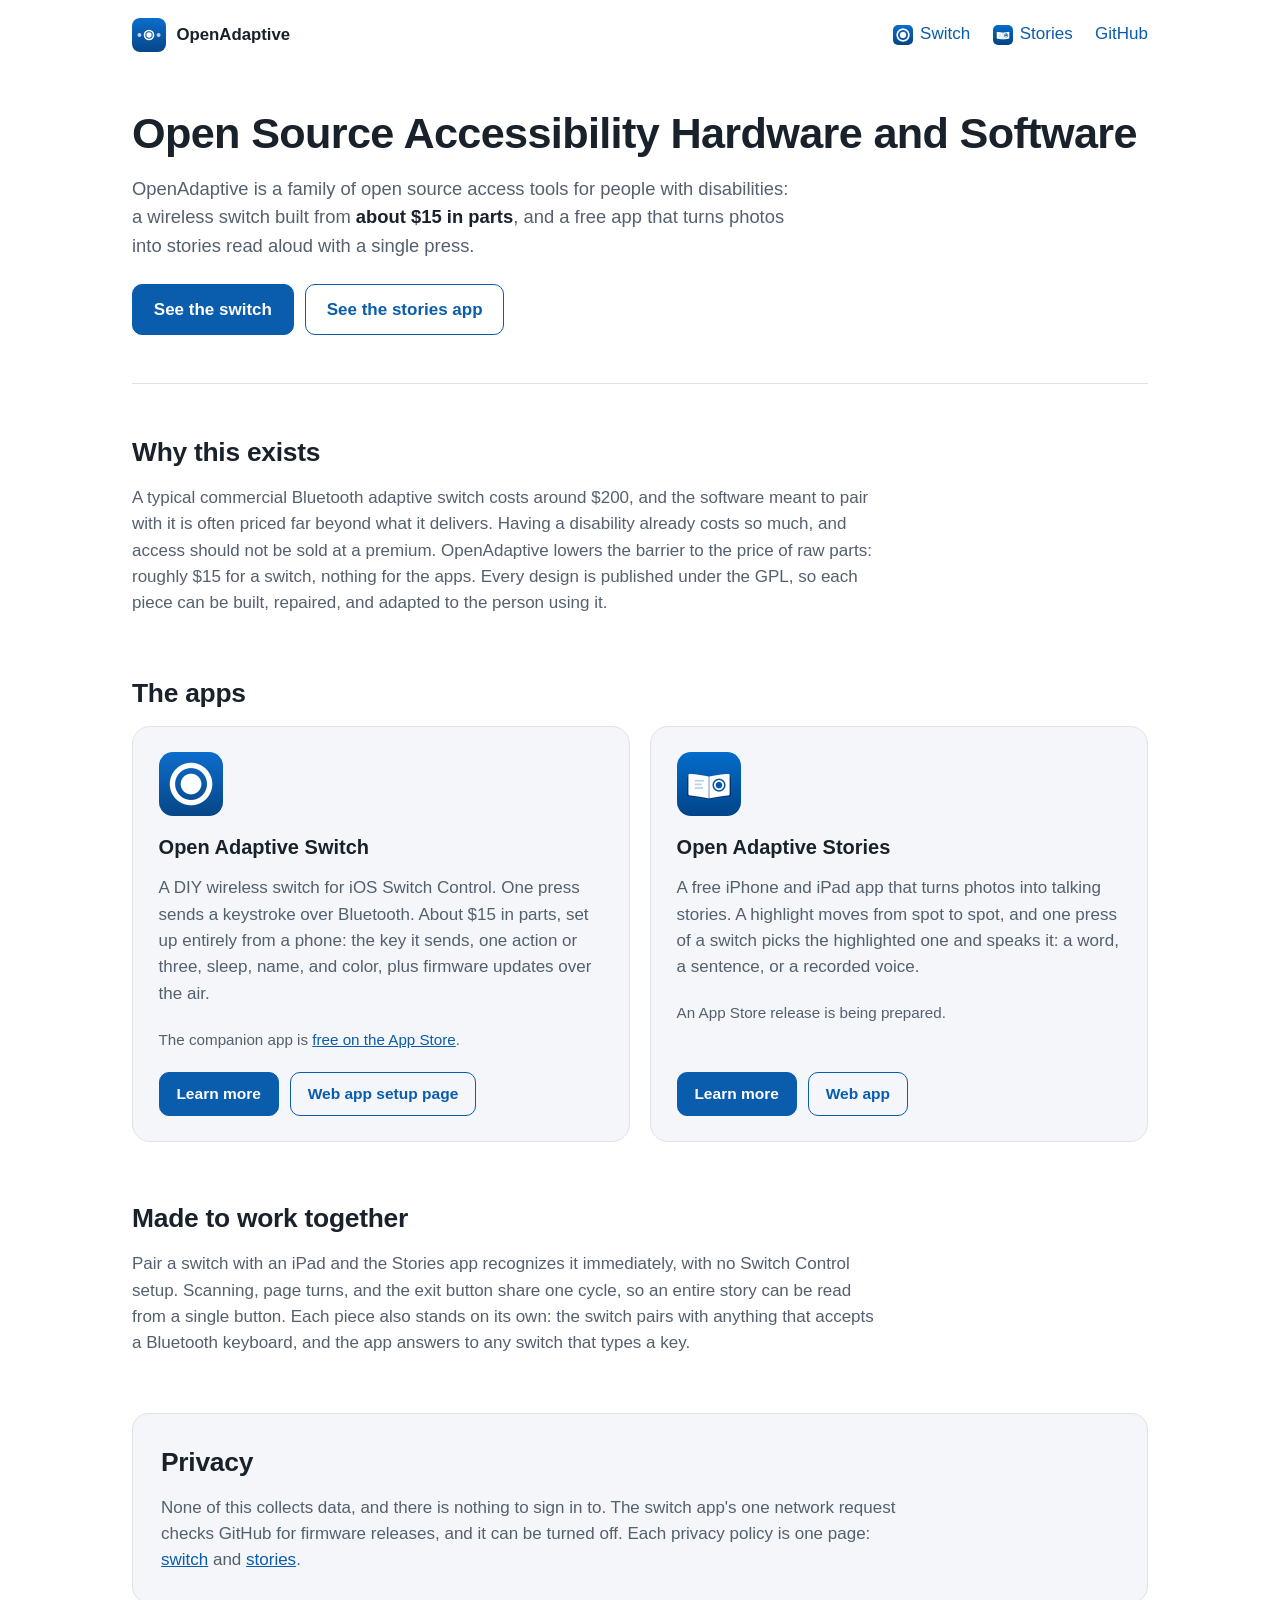
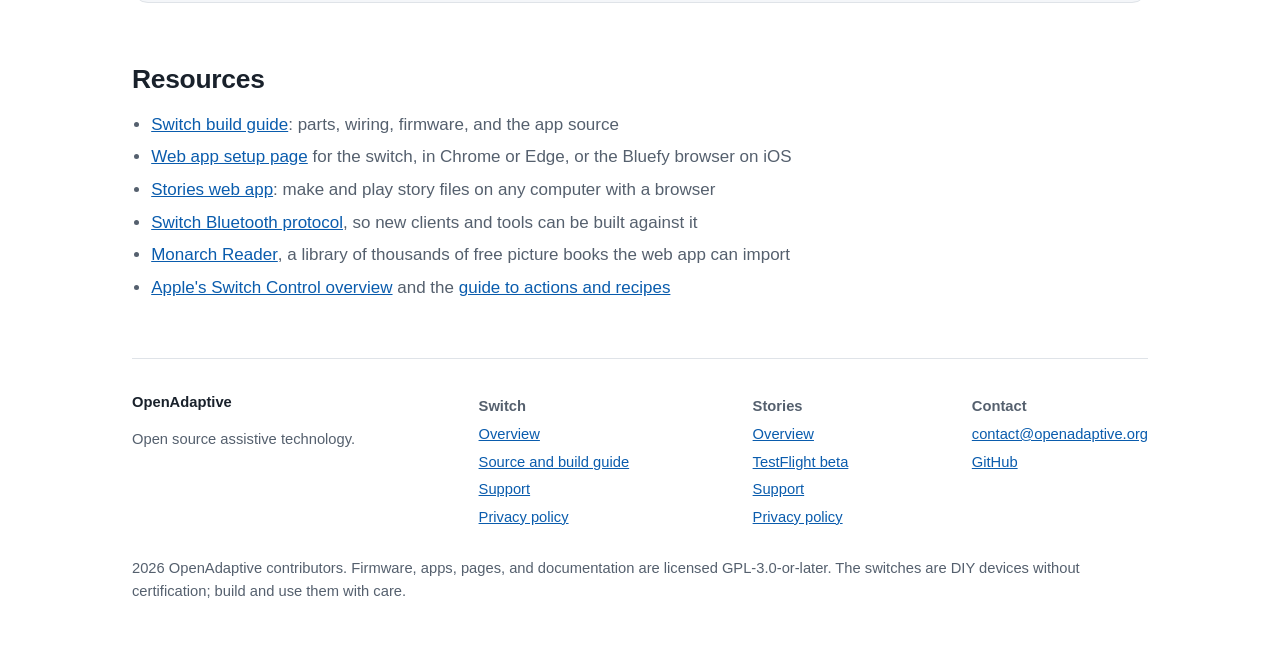
<file: index.html>
<!DOCTYPE html>
<html lang="en">
<head>
<meta charset="utf-8">
<meta name="viewport" content="width=device-width, initial-scale=1">
<title>OpenAdaptive: Open Source Accessibility Hardware and Software</title>
<meta name="description" content="OpenAdaptive makes free, open source assistive technology: a DIY Bluetooth accessibility switch built from about $15 in parts, and a free app that turns photos into stories read aloud with a single switch press.">
<link rel="canonical" href="https://openadaptive.org/">
<link rel="stylesheet" href="/assets/site.css">
<link rel="icon" type="image/png" sizes="32x32" href="/assets/favicon-32.png">
<link rel="icon" type="image/svg+xml" href="/assets/logo.svg">
<link rel="apple-touch-icon" href="/assets/apple-touch-icon.png">
<meta property="og:type" content="website">
<meta property="og:site_name" content="OpenAdaptive">
<meta property="og:title" content="OpenAdaptive: Open Source Accessibility Hardware and Software">
<meta property="og:description" content="A DIY Bluetooth accessibility switch built from about $15 in parts, and a free app that turns photos into talking stories. All open source.">
<meta property="og:url" content="https://openadaptive.org/">
<meta property="og:image" content="https://openadaptive.org/assets/og-image.png">
<meta property="og:image:width" content="1200">
<meta property="og:image:height" content="630">
<meta name="twitter:card" content="summary_large_image">
<meta name="twitter:title" content="OpenAdaptive: Open Source Accessibility Hardware and Software">
<meta name="twitter:description" content="A DIY Bluetooth accessibility switch built from about $15 in parts, and a free app that turns photos into talking stories. All open source.">
<meta name="twitter:image" content="https://openadaptive.org/assets/og-image.png">
<script type="application/ld+json">
{
  "@context": "https://schema.org",
  "@graph": [
    {
      "@type": "WebSite",
      "@id": "https://openadaptive.org/#website",
      "url": "https://openadaptive.org/",
      "name": "OpenAdaptive",
      "description": "Free, open source assistive technology for iPhone and iPad: a DIY Bluetooth accessibility switch and apps built to work with it."
    },
    {
      "@type": "MobileApplication",
      "name": "Open Adaptive Switch",
      "operatingSystem": "iOS",
      "applicationCategory": "UtilitiesApplication",
      "description": "A DIY Bluetooth accessibility switch for iOS Switch Control, with a free companion app for setup and firmware updates.",
      "url": "https://openadaptive.org/switch/",
      "offers": { "@type": "Offer", "price": "0", "priceCurrency": "USD" },
      "license": "https://www.gnu.org/licenses/gpl-3.0.html",
      "sameAs": ["https://github.com/mikavj/open-adaptive-switch", "https://openadaptiveswitch.com/"]
    },
    {
      "@type": "MobileApplication",
      "name": "Open Adaptive Stories",
      "operatingSystem": "iOS",
      "applicationCategory": "EducationalApplication",
      "description": "A free iPhone and iPad app that turns photos into stories read aloud with an adaptive switch.",
      "url": "https://openadaptive.org/stories/",
      "offers": { "@type": "Offer", "price": "0", "priceCurrency": "USD" }
    }
  ]
}
</script>
</head>
<body>
<a class="skip" href="#main">Skip to content</a>

<div class="shell">
  <header class="top">
    <img src="/assets/logo.svg" alt="" width="34" height="34">
    <a class="name" href="/">OpenAdaptive</a>
    <nav aria-label="Main">
      <a href="/switch/"><img src="/assets/switch-icon.png" alt="" width="20" height="20">Switch</a>
      <a href="/stories/"><img src="/assets/stories-icon.png" alt="" width="20" height="20">Stories</a>
      <a href="https://github.com/mikavj">GitHub</a>
    </nav>
  </header>

  <main id="main">
    <div class="hero">
      <h1>Open Source Accessibility Hardware and Software</h1>
      <p class="lede">OpenAdaptive is a family of open source access tools
      for people with disabilities: a wireless switch built from
      <strong>about $15 in parts</strong>, and a free app that turns
      photos into stories read aloud with a single press.</p>
      <div class="actions">
        <a class="btn" href="/switch/">See the switch</a>
        <a class="btn ghost" href="/stories/">See the stories app</a>
      </div>
    </div>

    <section aria-labelledby="why">
      <h2 id="why">Why this exists</h2>
      <p class="sect-lede">A typical commercial Bluetooth adaptive switch
      costs around $200, and the software meant to pair with it is often
      priced far beyond what it delivers. Having a disability already
      costs so much, and access should not be sold at a premium. OpenAdaptive lowers the barrier to
      the price of raw parts: roughly $15 for a switch, nothing for the
      apps. Every design is published under the GPL, so each piece can be
      built, repaired, and adapted to the person using it.</p>
    </section>

    <section aria-labelledby="apps">
      <h2 id="apps">The apps</h2>
      <div class="apps">
        <div class="app-card">
          <img src="/assets/switch-icon.png" alt="" width="64" height="64">
          <h3>Open Adaptive Switch</h3>
          <p>A DIY wireless switch for iOS Switch Control. One press
          sends a keystroke over Bluetooth. About $15 in parts, set up
          entirely from a phone: the key it sends, one action or three,
          sleep, name, and color, plus firmware updates over the air.</p>
          <p class="soon" style="margin:0 0 0.9rem">The companion app is
          <a href="https://apps.apple.com/us/app/open-adaptive-switch/id6788922532">free
          on the App Store</a>.</p>
          <div class="actions">
            <a class="btn" href="/switch/">Learn more</a>
            <a class="btn ghost" href="https://mikavj.github.io/open-adaptive-switch/">Web app setup page</a>
          </div>
        </div>
        <div class="app-card">
          <img src="/assets/stories-icon.png" alt="" width="64" height="64">
          <h3>Open Adaptive Stories</h3>
          <p>A free iPhone and iPad app that turns photos into talking
          stories. A highlight moves from spot to spot, and one press of
          a switch picks the highlighted one and speaks it: a word, a
          sentence, or a recorded voice.</p>
          <p class="soon" style="margin:0 0 0.9rem">An App Store release is
          being prepared.</p>
          <div class="actions">
            <a class="btn" href="/stories/">Learn more</a>
            <a class="btn ghost" href="/stories/app/">Web app</a>
          </div>
        </div>
      </div>
    </section>

    <section aria-labelledby="together">
      <h2 id="together">Made to work together</h2>
      <p class="sect-lede">Pair a switch with an iPad and the Stories app
      recognizes it immediately, with no Switch Control setup. Scanning,
      page turns, and the exit button share one cycle, so an entire story
      can be read from a single button. Each piece also stands on its
      own: the switch pairs with anything that accepts a Bluetooth
      keyboard, and the app answers to any switch that types a key.</p>
    </section>

    <section aria-labelledby="privacy">
      <div class="quiet">
        <h2 id="privacy">Privacy</h2>
        <p class="sect-lede" style="margin-bottom:0">None of this collects
        data, and there is nothing to sign in to. The switch app's one
        network request checks GitHub for firmware releases, and it can be
        turned off. Each privacy policy is one page:
        <a href="/switch/privacy/">switch</a>
        and <a href="/stories/privacy/">stories</a>.</p>
      </div>
    </section>

    <section aria-labelledby="resources">
      <h2 id="resources">Resources</h2>
      <ul class="links">
        <li><a href="https://github.com/mikavj/open-adaptive-switch">Switch build guide</a>: parts, wiring, firmware, and the app source</li>
        <li><a href="https://mikavj.github.io/open-adaptive-switch/">Web app setup page</a> for the switch, in Chrome or Edge, or the Bluefy browser on iOS</li>
        <li><a href="/stories/app/">Stories web app</a>: make and play story files on any computer with a browser</li>
        <li><a href="https://github.com/mikavj/open-adaptive-switch/blob/main/docs/ble-protocol.md">Switch Bluetooth protocol</a>, so new clients and tools can be built against it</li>
        <li><a href="https://monarchreader.com">Monarch Reader</a>, a library of thousands of free picture books the web app can import</li>
        <li><a href="https://support.apple.com/en-us/119835">Apple's Switch Control overview</a> and the <a href="https://support.apple.com/guide/iphone/use-switch-control-iph8de250c54/ios">guide to actions and recipes</a></li>
      </ul>
    </section>
  </main>

  <footer>
    <div class="cols">
      <div>
        <strong style="color:var(--fg)">OpenAdaptive</strong>
        <p style="max-width:24em">Open source assistive technology.</p>
      </div>
      <ul>
        <li><strong>Switch</strong></li>
        <li><a href="/switch/">Overview</a></li>
        <li><a href="https://github.com/mikavj/open-adaptive-switch">Source and build guide</a></li>
        <li><a href="/switch/support/">Support</a></li>
        <li><a href="/switch/privacy/">Privacy policy</a></li>
      </ul>
      <ul>
        <li><strong>Stories</strong></li>
        <li><a href="/stories/">Overview</a></li>
        <li><a href="https://testflight.apple.com/join/khEAMtPp">TestFlight beta</a></li>
        <li><a href="/stories/support/">Support</a></li>
        <li><a href="/stories/privacy/">Privacy policy</a></li>
      </ul>
      <ul>
        <li><strong>Contact</strong></li>
        <li><a href="mailto:contact@openadaptive.org">contact@openadaptive.org</a></li>
        <li><a href="https://github.com/mikavj">GitHub</a></li>
      </ul>
    </div>
    <p class="fine">2026 OpenAdaptive contributors. Firmware, apps, pages,
    and documentation are licensed GPL-3.0-or-later. The switches are DIY
    devices without certification; build and use them with care.</p>
  </footer>
</div>

</body>
</html>
</file>
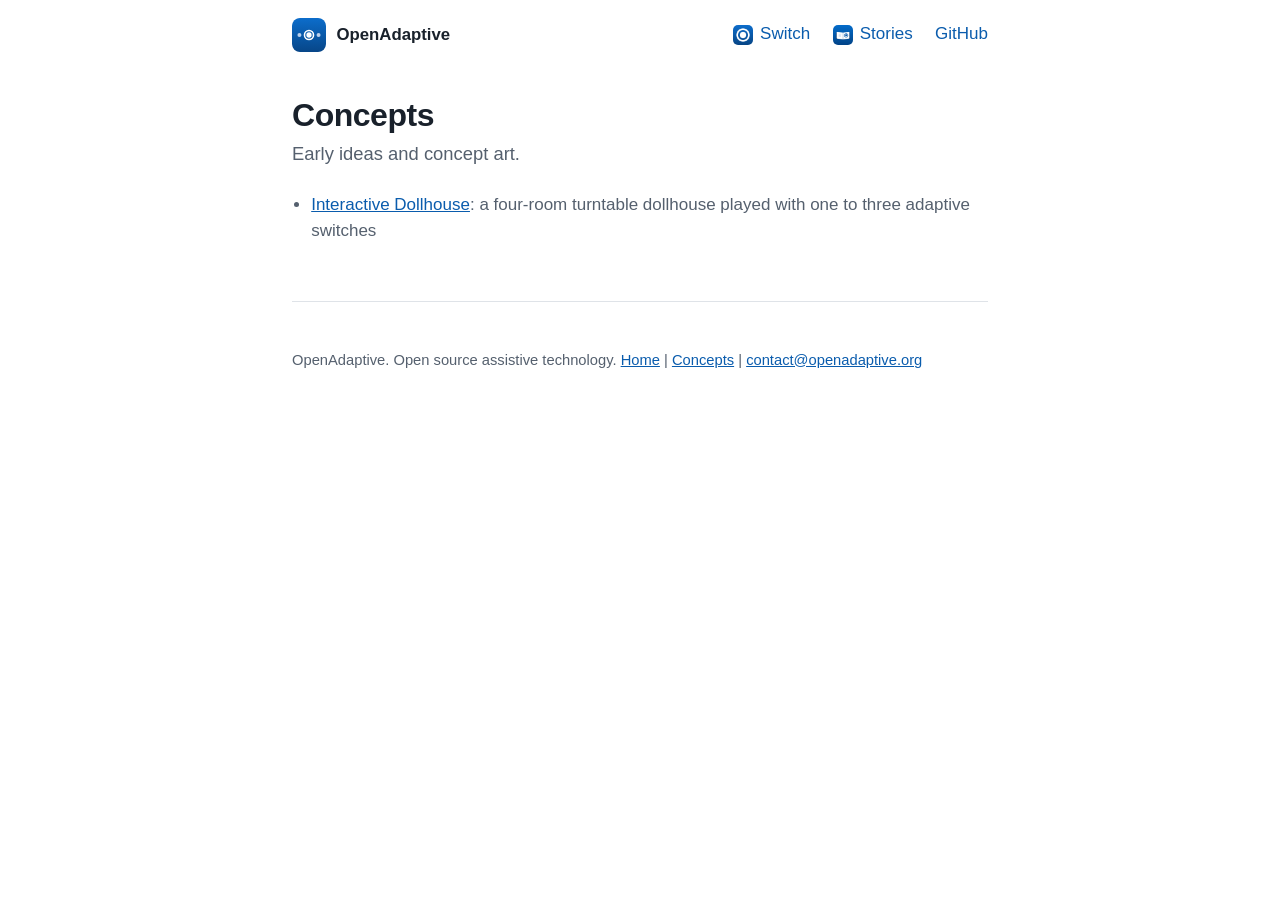
<file: concepts/index.html>
<!DOCTYPE html>
<html lang="en">
<head>
<meta charset="utf-8">
<meta name="viewport" content="width=device-width, initial-scale=1">
<title>Concepts: OpenAdaptive</title>
<meta name="description" content="Early ideas and concept art from OpenAdaptive.">
<meta name="robots" content="noindex">
<link rel="canonical" href="https://openadaptive.org/concepts/">
<link rel="stylesheet" href="/assets/site.css">
<link rel="icon" type="image/png" sizes="32x32" href="/assets/favicon-32.png">
<link rel="icon" type="image/svg+xml" href="/assets/logo.svg">
<link rel="apple-touch-icon" href="/assets/apple-touch-icon.png">
<meta property="og:type" content="website">
<meta property="og:site_name" content="OpenAdaptive">
<meta property="og:title" content="Concepts: OpenAdaptive">
<meta property="og:description" content="Early ideas and concept art from OpenAdaptive.">
<meta property="og:url" content="https://openadaptive.org/concepts/">
<meta property="og:image" content="https://openadaptive.org/assets/og-image.png">
</head>
<body>
<a class="skip" href="#main">Skip to content</a>

<div class="shell narrow">
  <header class="top">
    <img src="/assets/logo.svg" alt="" width="34" height="34">
    <a class="name" href="/">OpenAdaptive</a>
    <nav aria-label="Main">
      <a href="/switch/"><img src="/assets/switch-icon.png" alt="" width="20" height="20">Switch</a>
      <a href="/stories/"><img src="/assets/stories-icon.png" alt="" width="20" height="20">Stories</a>
      <a href="https://github.com/mikavj">GitHub</a>
    </nav>
  </header>

  <main id="main">
    <h1 class="page-title">Concepts</h1>
    <p class="lede">Early ideas and concept art.</p>
    <ul class="links">
      <li><a href="/concepts/interactive-dollhouse/">Interactive Dollhouse</a>:
      a four-room turntable dollhouse played with one to three adaptive
      switches</li>
    </ul>
  </main>

  <footer>
    <p>OpenAdaptive. Open source assistive technology.
    <a href="/">Home</a> |
    <a href="/concepts/">Concepts</a> |
    <a href="mailto:contact@openadaptive.org">contact@openadaptive.org</a></p>
  </footer>
</div>

</body>
</html>
</file>
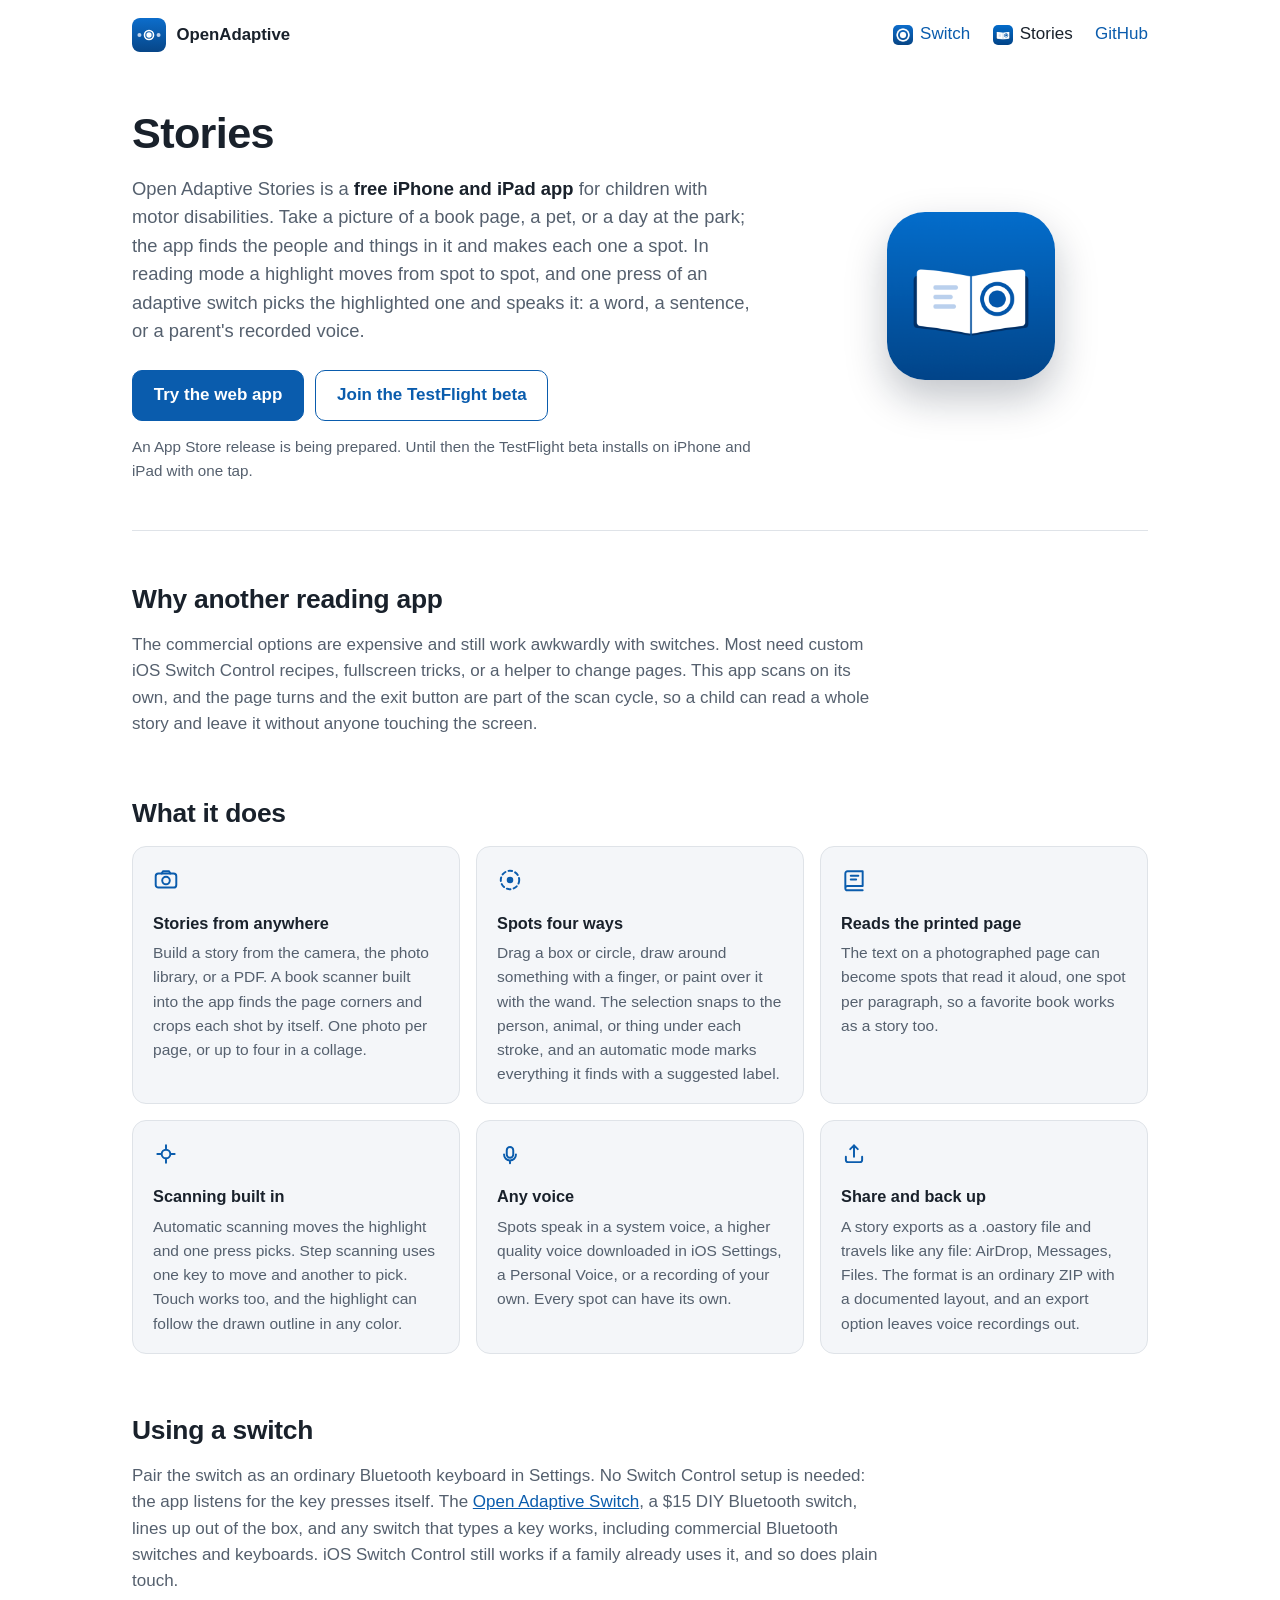
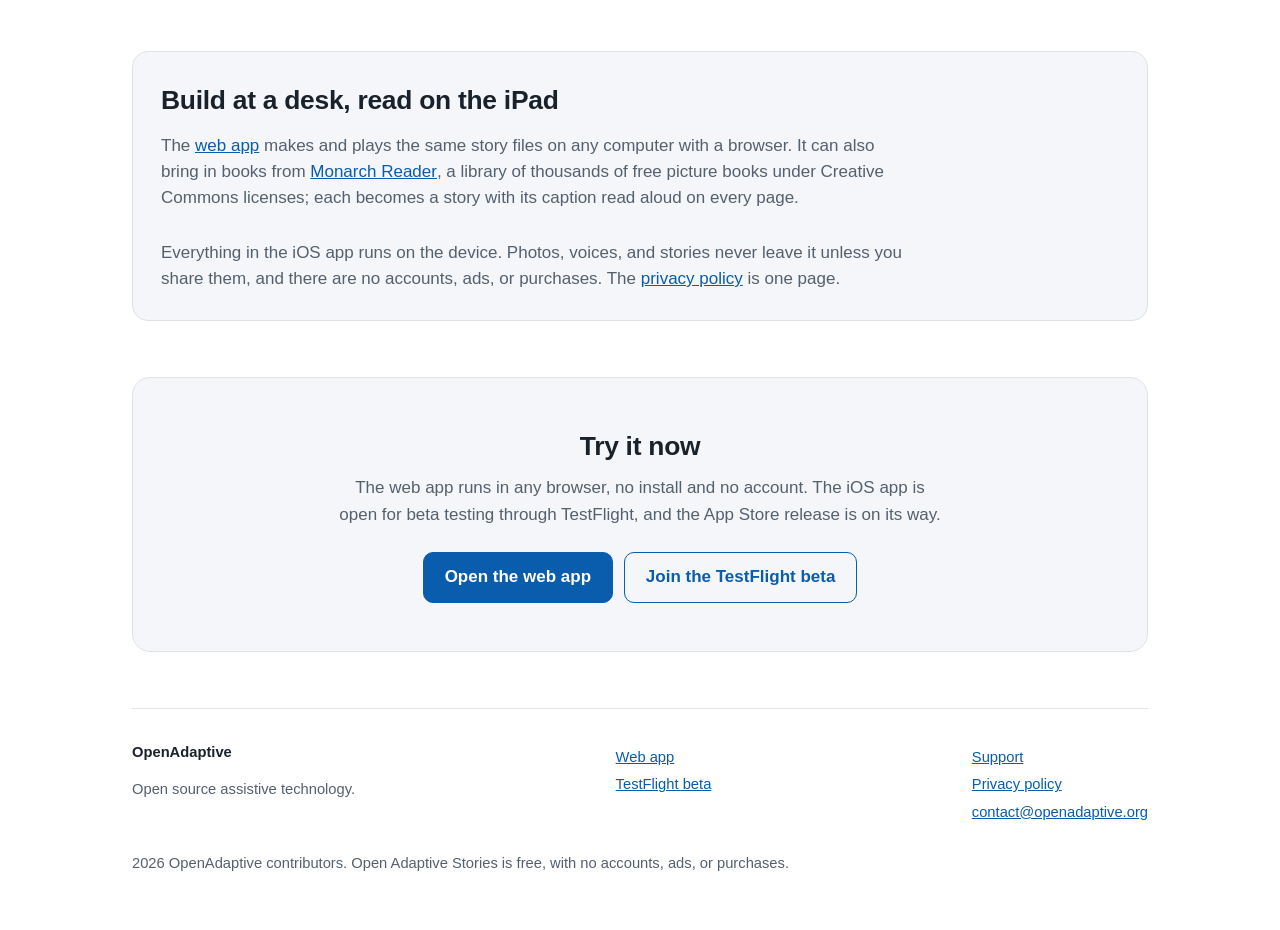
<file: stories/index.html>
<!DOCTYPE html>
<html lang="en">
<head>
<meta charset="utf-8">
<meta name="viewport" content="width=device-width, initial-scale=1">
<title>Open Adaptive Stories: photos become stories a child can read with one button</title>
<meta name="description" content="Open Adaptive Stories is a free iPhone and iPad app that turns photos into stories a child with a motor disability can read on their own with an adaptive switch. A web app builds and plays the same stories in any browser.">
<link rel="canonical" href="https://openadaptive.org/stories/">
<link rel="stylesheet" href="/assets/site.css">
<link rel="icon" type="image/png" sizes="32x32" href="/assets/favicon-32.png">
<link rel="icon" type="image/svg+xml" href="/assets/logo.svg">
<link rel="apple-touch-icon" href="/assets/apple-touch-icon.png">
<meta property="og:type" content="website">
<meta property="og:site_name" content="OpenAdaptive">
<meta property="og:title" content="Open Adaptive Stories: photos become stories a child can read with one button">
<meta property="og:description" content="A free iPhone and iPad app that turns photos into stories a child with a motor disability can read on their own with an adaptive switch.">
<meta property="og:url" content="https://openadaptive.org/stories/">
<meta property="og:image" content="https://openadaptive.org/assets/og-image.png">
<meta name="twitter:card" content="summary_large_image">
<meta name="twitter:title" content="Open Adaptive Stories: photos become stories a child can read with one button">
<meta name="twitter:description" content="A free iPhone and iPad app that turns photos into stories a child with a motor disability can read on their own with an adaptive switch.">
<meta name="twitter:image" content="https://openadaptive.org/assets/og-image.png">
</head>
<body>
<a class="skip" href="#main">Skip to content</a>

<div class="shell">
  <header class="top">
    <img src="/assets/logo.svg" alt="" width="34" height="34">
    <a class="name" href="/">OpenAdaptive</a>
    <nav aria-label="Main">
      <a href="/switch/"><img src="/assets/switch-icon.png" alt="" width="20" height="20">Switch</a>
      <a href="/stories/" aria-current="page"><img src="/assets/stories-icon.png" alt="" width="20" height="20">Stories</a>
      <a href="https://github.com/mikavj">GitHub</a>
    </nav>
  </header>

  <main id="main">
    <div class="hero split">
      <div>
        <h1>Stories</h1>
        <p class="lede">Open Adaptive Stories is a <strong>free iPhone and
        iPad app</strong> for children with motor disabilities. Take a
        picture of a book page, a pet, or a day at the park; the app finds
        the people and things in it and makes each one a spot. In reading
        mode a highlight moves from spot to spot, and one press of an
        adaptive switch picks the highlighted one and speaks it: a word, a
        sentence, or a parent's recorded voice.</p>
        <div class="actions">
          <a class="btn" href="/stories/app/">Try the web app</a>
          <a class="btn ghost" href="https://testflight.apple.com/join/khEAMtPp">Join the TestFlight beta</a>
        </div>
        <p class="soon">An App Store release is being prepared. Until
        then the TestFlight beta installs on iPhone and iPad with one
        tap.</p>
      </div>
      <div>
        <img class="hero-icon" src="/assets/stories-icon.png" alt="The Open Adaptive Stories app icon, an open book with text lines on one page and a ring shaped spot on the other" width="168" height="168">
      </div>
    </div>

    <section aria-labelledby="why">
      <h2 id="why">Why another reading app</h2>
      <p class="sect-lede">The commercial options are expensive and still
      work awkwardly with switches. Most need custom iOS Switch Control
      recipes, fullscreen tricks, or a helper to change pages. This app
      scans on its own, and the page turns and the exit button are part of
      the scan cycle, so a child can read a whole story and leave it
      without anyone touching the screen.</p>
    </section>

    <section aria-labelledby="features">
      <h2 id="features">What it does</h2>
      <div class="features">
        <div class="feature">
          <svg width="26" height="26" viewBox="0 0 24 24" fill="none" stroke="currentColor" stroke-width="1.8" stroke-linecap="round" stroke-linejoin="round" aria-hidden="true"><rect x="2.5" y="6" width="19" height="13" rx="2.5"/><circle cx="12" cy="12.5" r="3.5"/><path d="M8 6l1.2-2h5.6L16 6"/></svg>
          <h3>Stories from anywhere</h3>
          <p>Build a story from the camera, the photo library, or a PDF.
          A book scanner built into the app finds the page corners and
          crops each shot by itself. One photo per page, or up to four in
          a collage.</p>
        </div>
        <div class="feature">
          <svg width="26" height="26" viewBox="0 0 24 24" fill="none" stroke="currentColor" stroke-width="1.8" stroke-linecap="round" stroke-linejoin="round" aria-hidden="true"><circle cx="12" cy="12" r="8.5" stroke-dasharray="3.4 3"/><circle cx="12" cy="12" r="3" fill="currentColor" stroke="none"/></svg>
          <h3>Spots four ways</h3>
          <p>Drag a box or circle, draw around something with a finger, or
          paint over it with the wand. The selection snaps to the person,
          animal, or thing under each stroke, and an automatic mode marks
          everything it finds with a suggested label.</p>
        </div>
        <div class="feature">
          <svg width="26" height="26" viewBox="0 0 24 24" fill="none" stroke="currentColor" stroke-width="1.8" stroke-linecap="round" stroke-linejoin="round" aria-hidden="true"><path d="M4 19.5V6a2 2 0 0 1 2-2h14v13.5H6a2 2 0 0 0-2 2zm0 0a2 2 0 0 0 2 2h14"/><path d="M9 8h7M9 11.5h5"/></svg>
          <h3>Reads the printed page</h3>
          <p>The text on a photographed page can become spots that read it
          aloud, one spot per paragraph, so a favorite book works as a
          story too.</p>
        </div>
        <div class="feature">
          <svg width="26" height="26" viewBox="0 0 24 24" fill="none" stroke="currentColor" stroke-width="1.8" stroke-linecap="round" stroke-linejoin="round" aria-hidden="true"><path d="M12 4v3M12 17v3M4 12h3M17 12h3"/><circle cx="12" cy="12" r="4"/></svg>
          <h3>Scanning built in</h3>
          <p>Automatic scanning moves the highlight and one press picks.
          Step scanning uses one key to move and another to pick. Touch
          works too, and the highlight can follow the drawn outline in any
          color.</p>
        </div>
        <div class="feature">
          <svg width="26" height="26" viewBox="0 0 24 24" fill="none" stroke="currentColor" stroke-width="1.8" stroke-linecap="round" stroke-linejoin="round" aria-hidden="true"><path d="M12 5.5a3 3 0 0 1 3 3v4a3 3 0 0 1-6 0v-4a3 3 0 0 1 3-3z"/><path d="M6.5 12.5a5.5 5.5 0 0 0 11 0M12 18v2.5"/></svg>
          <h3>Any voice</h3>
          <p>Spots speak in a system voice, a higher quality voice
          downloaded in iOS Settings, a Personal Voice, or a recording of
          your own. Every spot can have its own.</p>
        </div>
        <div class="feature">
          <svg width="26" height="26" viewBox="0 0 24 24" fill="none" stroke="currentColor" stroke-width="1.8" stroke-linecap="round" stroke-linejoin="round" aria-hidden="true"><path d="M12 14.5V4M12 4l-3.5 3.5M12 4l3.5 3.5"/><path d="M4.5 14.5v3a2 2 0 0 0 2 2h11a2 2 0 0 0 2-2v-3"/></svg>
          <h3>Share and back up</h3>
          <p>A story exports as a .oastory file and travels like any file:
          AirDrop, Messages, Files. The format is an ordinary ZIP with a
          documented layout, and an export option leaves voice recordings
          out.</p>
        </div>
      </div>
    </section>

    <section aria-labelledby="switch">
      <h2 id="switch">Using a switch</h2>
      <p class="sect-lede">Pair the switch as an ordinary Bluetooth
      keyboard in Settings. No Switch Control setup is needed: the app
      listens for the key presses itself. The
      <a href="/switch/">Open Adaptive Switch</a>, a $15 DIY Bluetooth
      switch, lines up out of the box, and any switch that types a key
      works, including commercial Bluetooth switches and keyboards. iOS
      Switch Control still works if a family already uses it, and so does
      plain touch.</p>
    </section>

    <section aria-labelledby="webapp">
      <div class="quiet">
        <h2 id="webapp">Build at a desk, read on the iPad</h2>
        <p class="sect-lede">The <a href="/stories/app/">web app</a> makes
        and plays the same story files on any computer with a browser. It
        can also bring in books from
        <a href="https://monarchreader.com">Monarch Reader</a>, a library
        of thousands of free picture books under Creative Commons
        licenses; each becomes a story with its caption read aloud on
        every page.</p>
        <p class="sect-lede" style="margin-bottom:0">Everything in the iOS
        app runs on the device. Photos, voices, and stories never leave it
        unless you share them, and there are no accounts, ads, or
        purchases. The <a href="/stories/privacy/">privacy policy</a> is
        one page.</p>
      </div>
    </section>

    <section class="cta" aria-labelledby="start">
      <h2 id="start">Try it now</h2>
      <p>The web app runs in any browser, no install and no account. The
      iOS app is open for beta testing through TestFlight, and the App
      Store release is on its way.</p>
      <div class="actions" style="justify-content:center">
        <a class="btn" href="/stories/app/">Open the web app</a>
        <a class="btn ghost" href="https://testflight.apple.com/join/khEAMtPp">Join the TestFlight beta</a>
      </div>
    </section>
  </main>

  <footer>
    <div class="cols">
      <div>
        <strong style="color:var(--fg)">OpenAdaptive</strong>
        <p style="max-width:24em">Open source assistive technology.</p>
      </div>
      <ul>
        <li><a href="/stories/app/">Web app</a></li>
        <li><a href="https://testflight.apple.com/join/khEAMtPp">TestFlight beta</a></li>
      </ul>
      <ul>
        <li><a href="/stories/support/">Support</a></li>
        <li><a href="/stories/privacy/">Privacy policy</a></li>
        <li><a href="mailto:contact@openadaptive.org">contact@openadaptive.org</a></li>
      </ul>
    </div>
    <p class="fine">2026 OpenAdaptive contributors. Open Adaptive Stories
    is free, with no accounts, ads, or purchases.</p>
  </footer>
</div>

</body>
</html>
</file>
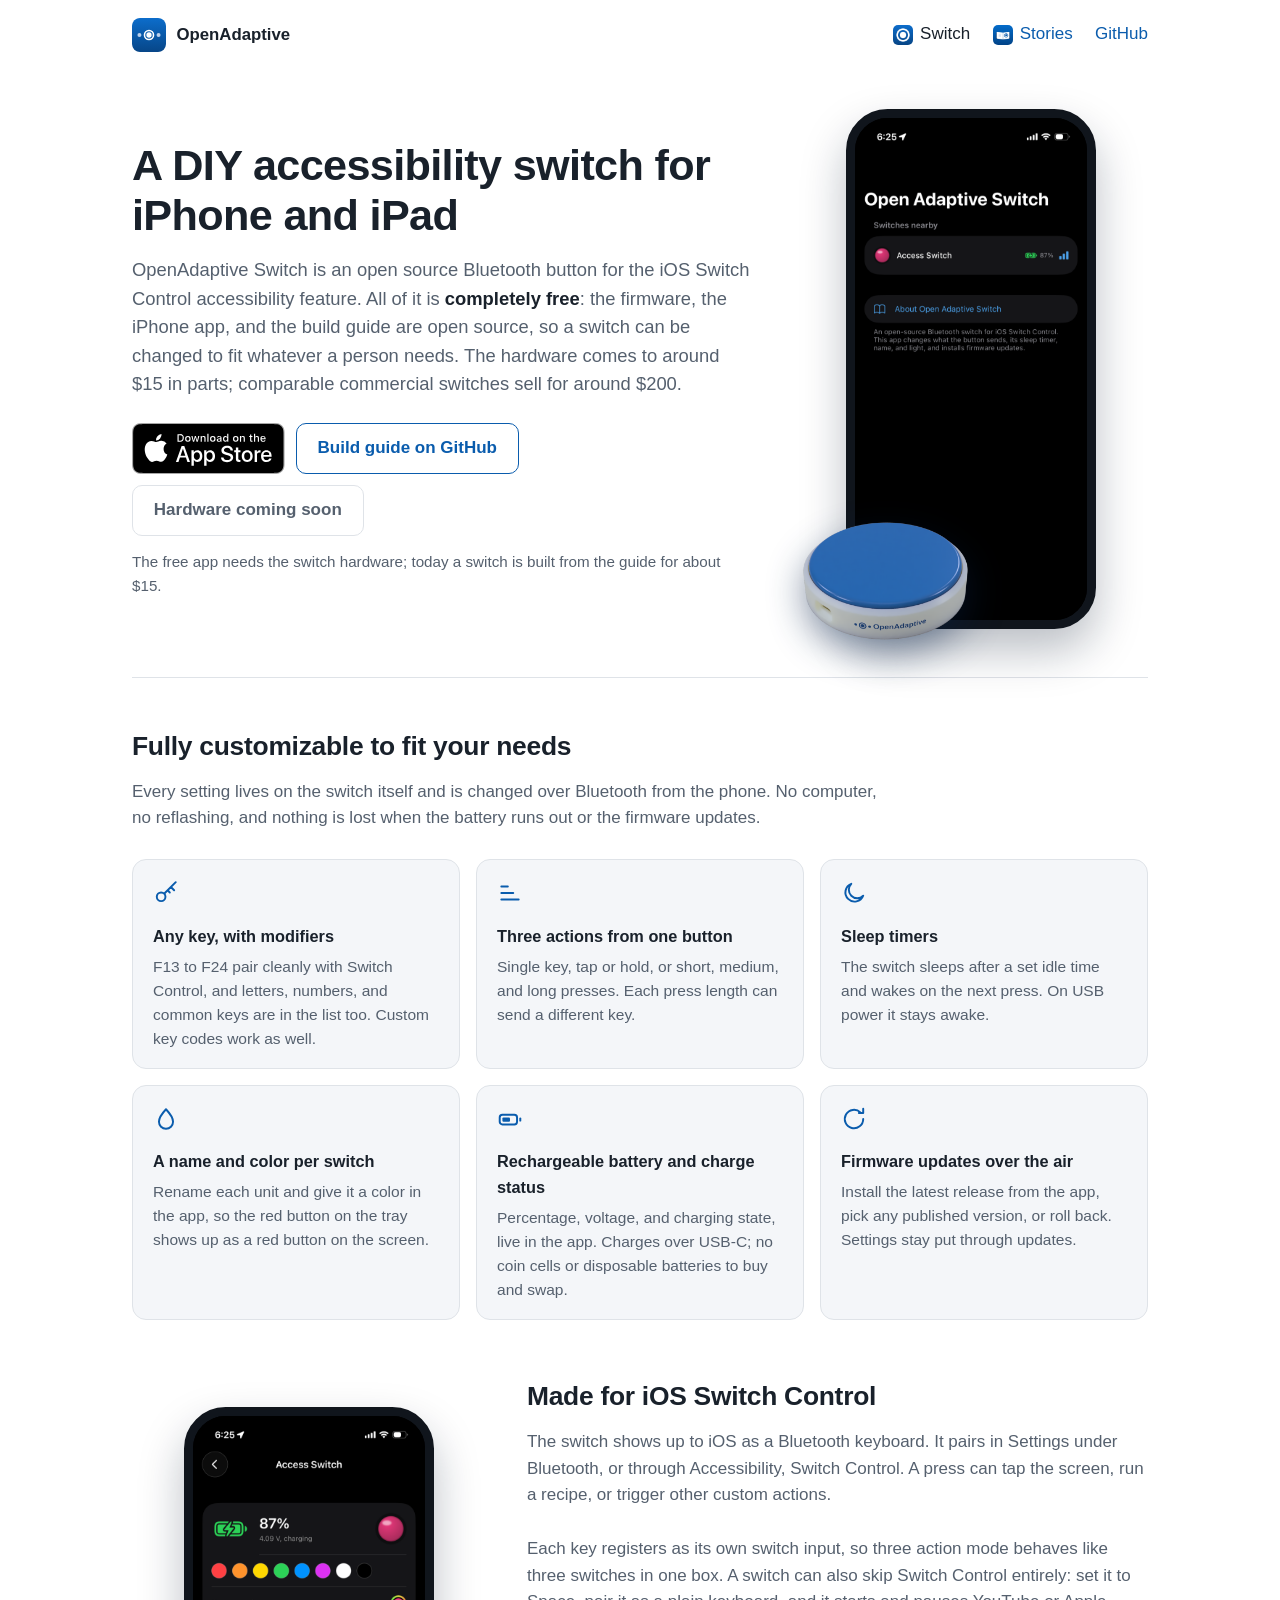
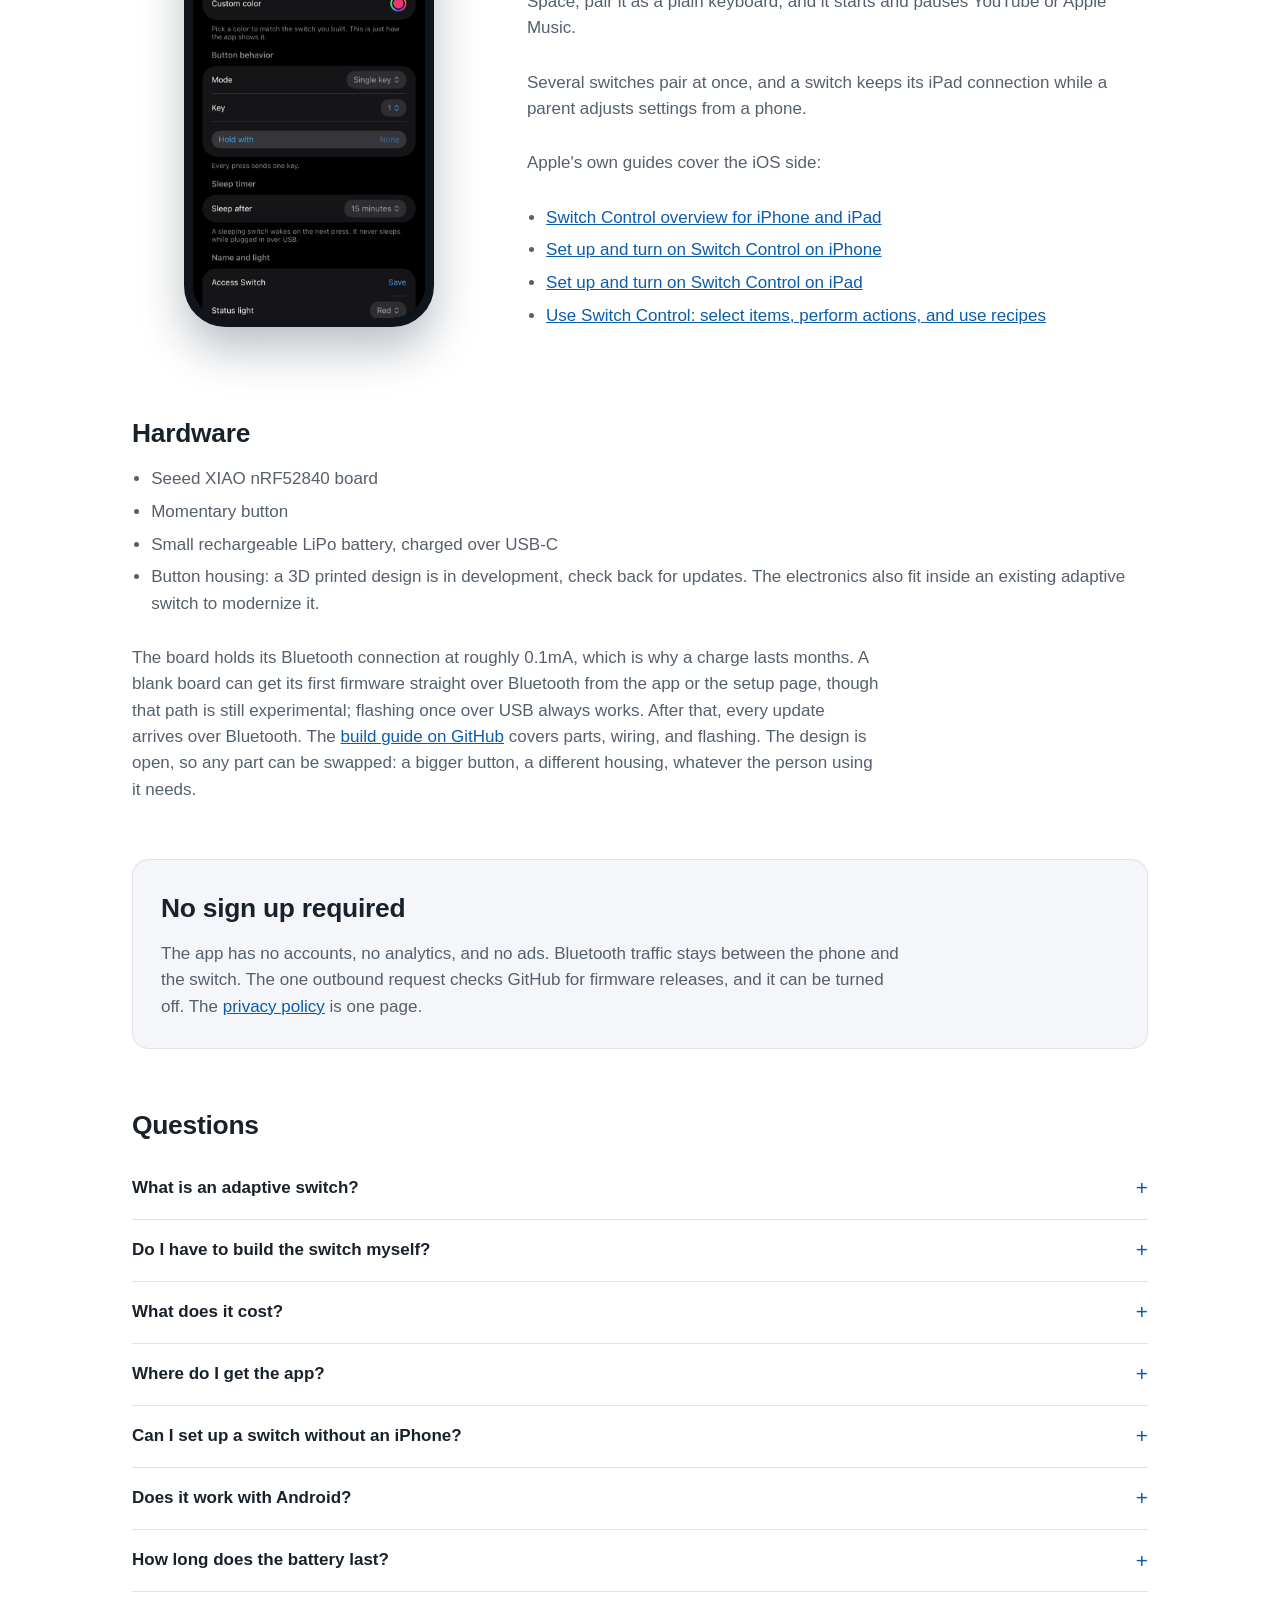
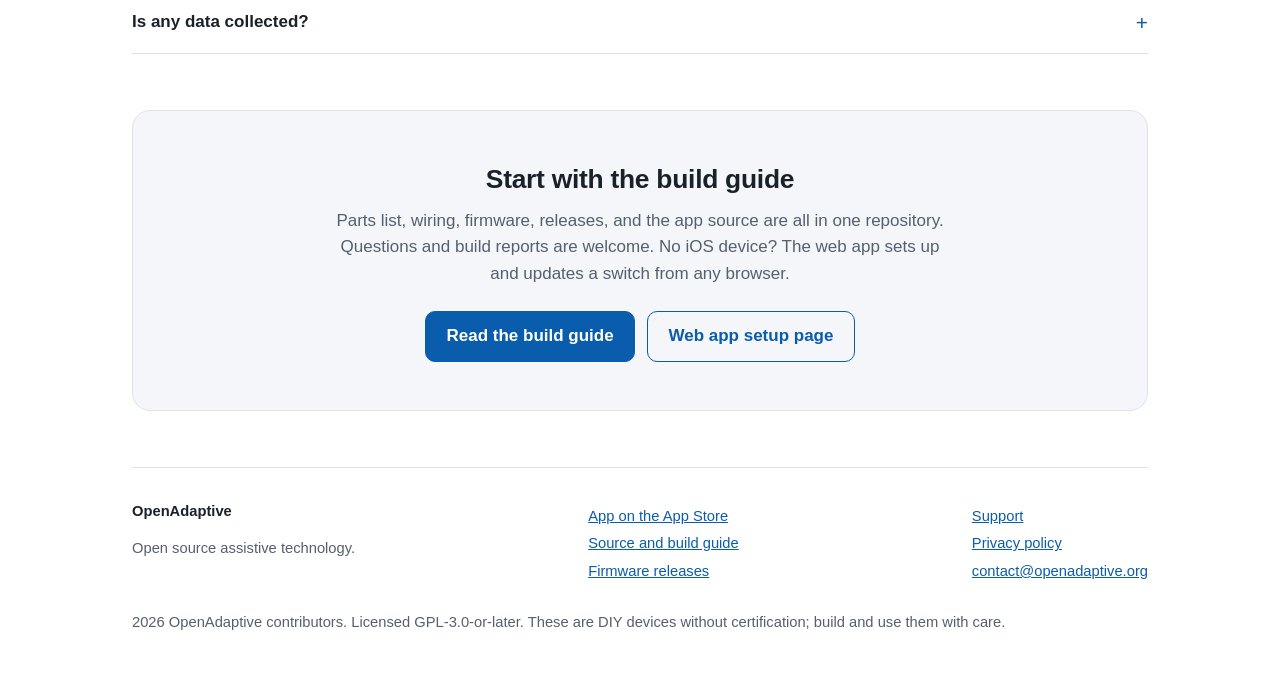
<file: switch/index.html>
<!DOCTYPE html>
<html lang="en">
<head>
<meta charset="utf-8">
<meta name="viewport" content="width=device-width, initial-scale=1">
<title>OpenAdaptive Switch: a DIY accessibility switch for iPhone and iPad</title>
<meta name="description" content="OpenAdaptive Switch is a free, open source Bluetooth accessibility switch for iOS Switch Control. Build one for about $15 in parts and set it up from the free iPhone app or a browser.">
<link rel="canonical" href="https://openadaptive.org/switch/">
<link rel="stylesheet" href="/assets/site.css">
<link rel="icon" type="image/png" sizes="32x32" href="/assets/favicon-32.png">
<link rel="icon" type="image/svg+xml" href="/assets/logo.svg">
<link rel="apple-touch-icon" href="/assets/apple-touch-icon.png">
<meta property="og:type" content="website">
<meta property="og:site_name" content="OpenAdaptive">
<meta property="og:title" content="OpenAdaptive Switch: a DIY accessibility switch for iPhone and iPad">
<meta property="og:description" content="A free, open source Bluetooth accessibility switch for iOS Switch Control. About $15 in parts, set up from the free iPhone app.">
<meta property="og:url" content="https://openadaptive.org/switch/">
<meta property="og:image" content="https://openadaptive.org/assets/og-image.png">
<meta name="twitter:card" content="summary_large_image">
<meta name="twitter:title" content="OpenAdaptive Switch: a DIY accessibility switch for iPhone and iPad">
<meta name="twitter:description" content="A free, open source Bluetooth accessibility switch for iOS Switch Control. About $15 in parts, set up from the free iPhone app.">
<meta name="twitter:image" content="https://openadaptive.org/assets/og-image.png">
<script type="application/ld+json">
{
  "@context": "https://schema.org",
  "@graph": [
    {
      "@type": "MobileApplication",
      "name": "Open Adaptive Switch",
      "operatingSystem": "iOS",
      "applicationCategory": "UtilitiesApplication",
      "description": "Companion app for the OpenAdaptive Switch, a DIY Bluetooth accessibility switch. Set the key it sends, press modes, sleep timer, name, and color, watch the battery, and install firmware updates over Bluetooth.",
      "url": "https://openadaptive.org/switch/",
      "installUrl": "https://apps.apple.com/us/app/open-adaptive-switch/id6788922532",
      "image": "https://openadaptive.org/assets/switch-icon.png",
      "offers": { "@type": "Offer", "price": "0", "priceCurrency": "USD" },
      "license": "https://www.gnu.org/licenses/gpl-3.0.html",
      "sameAs": ["https://github.com/mikavj/open-adaptive-switch", "https://openadaptiveswitch.com/"]
    },
    {
      "@type": "FAQPage",
      "mainEntity": [
        {
          "@type": "Question",
          "name": "What is an adaptive switch?",
          "acceptedAnswer": { "@type": "Answer", "text": "An adaptive switch is a button that gives someone with limited mobility a reliable way to control a device. On an iPhone or iPad, the Switch Control accessibility feature highlights items on screen and a switch press triggers them. It is standard assistive technology; the expensive part has always been the hardware." }
        },
        {
          "@type": "Question",
          "name": "Do I have to build the switch myself?",
          "acceptedAnswer": { "@type": "Answer", "text": "Yes, for now. Assembly is wiring a button between two pins on the board and plugging in a battery; the guide on GitHub walks through it step by step. A 3D printed housing is in development, and the electronics also fit inside an existing adaptive switch to modernize it." }
        },
        {
          "@type": "Question",
          "name": "What does it cost?",
          "acceptedAnswer": { "@type": "Answer", "text": "Around $15 per switch in parts. The board is around $10, and the button, battery, and printed housing make up the rest. The app and firmware are free, and there is nothing to subscribe to." }
        },
        {
          "@type": "Question",
          "name": "Where do I get the app?",
          "acceptedAnswer": { "@type": "Answer", "text": "It is free on the App Store. It needs the switch hardware to be useful; without one it has nothing to connect to. The web app setup page does the same job from a browser, and the app also builds from source." }
        },
        {
          "@type": "Question",
          "name": "Can I set up a switch without an iPhone?",
          "acceptedAnswer": { "@type": "Answer", "text": "Yes. The web app setup page runs in Chrome or Edge on a computer or Android device and has the same controls. The switch itself pairs with anything that accepts a Bluetooth keyboard." }
        },
        {
          "@type": "Question",
          "name": "Does it work with Android?",
          "acceptedAnswer": { "@type": "Answer", "text": "The switch pairs with Android as a Bluetooth keyboard, but Android's Switch Access has not been tested with it yet. Reports are welcome on GitHub." }
        },
        {
          "@type": "Question",
          "name": "How long does the battery last?",
          "acceptedAnswer": { "@type": "Answer", "text": "Months of normal use per charge. The radio holds its connection at roughly 0.1mA, the sleep timer cuts that further, and charging is a gentle 50mA over USB-C." }
        },
        {
          "@type": "Question",
          "name": "Is any data collected?",
          "acceptedAnswer": { "@type": "Answer", "text": "No. The app has no accounts, no analytics, and no ads, and Bluetooth traffic stays between the phone and the switch. Its one outbound request, a check of GitHub for firmware releases, can be turned off." }
        }
      ]
    }
  ]
}
</script>
</head>
<body>
<a class="skip" href="#main">Skip to content</a>

<div class="shell">
  <header class="top">
    <img src="/assets/logo.svg" alt="" width="34" height="34">
    <a class="name" href="/">OpenAdaptive</a>
    <nav aria-label="Main">
      <a href="/switch/" aria-current="page"><img src="/assets/switch-icon.png" alt="" width="20" height="20">Switch</a>
      <a href="/stories/"><img src="/assets/stories-icon.png" alt="" width="20" height="20">Stories</a>
      <a href="https://github.com/mikavj/open-adaptive-switch">GitHub</a>
    </nav>
  </header>

  <main id="main">
    <div class="hero split">
      <div>
        <h1>A DIY accessibility switch for iPhone and iPad</h1>
        <p class="lede">OpenAdaptive Switch is an open source Bluetooth
        button for the iOS Switch Control accessibility feature. All of
        it is <strong>completely free</strong>: the firmware, the iPhone
        app, and the build guide are open source, so a switch can be
        changed to fit whatever a person needs. The hardware comes to
        around $15 in parts; comparable commercial switches sell for
        around $200.</p>
        <div class="actions">
          <a href="https://apps.apple.com/us/app/open-adaptive-switch/id6788922532" aria-label="Download on the App Store"><svg class="appstore-badge" xmlns="http://www.w3.org/2000/svg" width="152.6" height="51" role="img" aria-label="Download on the App Store" viewBox="0 0 119.66407 40">
  <title>Download_on_the_App_Store_Badge_US-UK_RGB_blk_4SVG_092917</title>
  <g>
    <g>
      <g>
        <path d="M110.13477,0H9.53468c-.3667,0-.729,0-1.09473.002-.30615.002-.60986.00781-.91895.0127A13.21476,13.21476,0,0,0,5.5171.19141a6.66509,6.66509,0,0,0-1.90088.627A6.43779,6.43779,0,0,0,1.99757,1.99707,6.25844,6.25844,0,0,0,.81935,3.61816a6.60119,6.60119,0,0,0-.625,1.90332,12.993,12.993,0,0,0-.1792,2.002C.00587,7.83008.00489,8.1377,0,8.44434V31.5586c.00489.3105.00587.6113.01515.9219a12.99232,12.99232,0,0,0,.1792,2.0019,6.58756,6.58756,0,0,0,.625,1.9043A6.20778,6.20778,0,0,0,1.99757,38.001a6.27445,6.27445,0,0,0,1.61865,1.1787,6.70082,6.70082,0,0,0,1.90088.6308,13.45514,13.45514,0,0,0,2.0039.1768c.30909.0068.6128.0107.91895.0107C8.80567,40,9.168,40,9.53468,40H110.13477c.3594,0,.7246,0,1.084-.002.3047,0,.6172-.0039.9219-.0107a13.279,13.279,0,0,0,2-.1768,6.80432,6.80432,0,0,0,1.9082-.6308,6.27742,6.27742,0,0,0,1.6172-1.1787,6.39482,6.39482,0,0,0,1.1816-1.6143,6.60413,6.60413,0,0,0,.6191-1.9043,13.50643,13.50643,0,0,0,.1856-2.0019c.0039-.3106.0039-.6114.0039-.9219.0078-.3633.0078-.7246.0078-1.0938V9.53613c0-.36621,0-.72949-.0078-1.09179,0-.30664,0-.61426-.0039-.9209a13.5071,13.5071,0,0,0-.1856-2.002,6.6177,6.6177,0,0,0-.6191-1.90332,6.46619,6.46619,0,0,0-2.7988-2.7998,6.76754,6.76754,0,0,0-1.9082-.627,13.04394,13.04394,0,0,0-2-.17676c-.3047-.00488-.6172-.01074-.9219-.01269-.3594-.002-.7246-.002-1.084-.002Z" style="fill: #a6a6a6"/>
        <path d="M8.44483,39.125c-.30468,0-.602-.0039-.90429-.0107a12.68714,12.68714,0,0,1-1.86914-.1631,5.88381,5.88381,0,0,1-1.65674-.5479,5.40573,5.40573,0,0,1-1.397-1.0166,5.32082,5.32082,0,0,1-1.02051-1.3965,5.72186,5.72186,0,0,1-.543-1.6572,12.41351,12.41351,0,0,1-.1665-1.875c-.00634-.2109-.01464-.9131-.01464-.9131V8.44434S.88185,7.75293.8877,7.5498a12.37039,12.37039,0,0,1,.16553-1.87207,5.7555,5.7555,0,0,1,.54346-1.6621A5.37349,5.37349,0,0,1,2.61183,2.61768,5.56543,5.56543,0,0,1,4.01417,1.59521a5.82309,5.82309,0,0,1,1.65332-.54394A12.58589,12.58589,0,0,1,7.543.88721L8.44532.875H111.21387l.9131.0127a12.38493,12.38493,0,0,1,1.8584.16259,5.93833,5.93833,0,0,1,1.6709.54785,5.59374,5.59374,0,0,1,2.415,2.41993,5.76267,5.76267,0,0,1,.5352,1.64892,12.995,12.995,0,0,1,.1738,1.88721c.0029.2832.0029.5874.0029.89014.0079.375.0079.73193.0079,1.09179V30.4648c0,.3633,0,.7178-.0079,1.0752,0,.3252,0,.6231-.0039.9297a12.73126,12.73126,0,0,1-.1709,1.8535,5.739,5.739,0,0,1-.54,1.67,5.48029,5.48029,0,0,1-1.0156,1.3857,5.4129,5.4129,0,0,1-1.3994,1.0225,5.86168,5.86168,0,0,1-1.668.5498,12.54218,12.54218,0,0,1-1.8692.1631c-.2929.0068-.5996.0107-.8974.0107l-1.084.002Z"/>
      </g>
      <g id="_Group_" data-name="&lt;Group&gt;">
        <g id="_Group_2" data-name="&lt;Group&gt;">
          <g id="_Group_3" data-name="&lt;Group&gt;">
            <path id="_Path_" data-name="&lt;Path&gt;" d="M24.76888,20.30068a4.94881,4.94881,0,0,1,2.35656-4.15206,5.06566,5.06566,0,0,0-3.99116-2.15768c-1.67924-.17626-3.30719,1.00483-4.1629,1.00483-.87227,0-2.18977-.98733-3.6085-.95814a5.31529,5.31529,0,0,0-4.47292,2.72787c-1.934,3.34842-.49141,8.26947,1.3612,10.97608.9269,1.32535,2.01018,2.8058,3.42763,2.7533,1.38706-.05753,1.9051-.88448,3.5794-.88448,1.65876,0,2.14479.88448,3.591.8511,1.48838-.02416,2.42613-1.33124,3.32051-2.66914a10.962,10.962,0,0,0,1.51842-3.09251A4.78205,4.78205,0,0,1,24.76888,20.30068Z" style="fill: #fff"/>
            <path id="_Path_2" data-name="&lt;Path&gt;" d="M22.03725,12.21089a4.87248,4.87248,0,0,0,1.11452-3.49062,4.95746,4.95746,0,0,0-3.20758,1.65961,4.63634,4.63634,0,0,0-1.14371,3.36139A4.09905,4.09905,0,0,0,22.03725,12.21089Z" style="fill: #fff"/>
          </g>
        </g>
        <g>
          <path d="M42.30227,27.13965h-4.7334l-1.13672,3.35645H34.42727l4.4834-12.418h2.083l4.4834,12.418H43.438ZM38.0591,25.59082h3.752l-1.84961-5.44727h-.05176Z" style="fill: #fff"/>
          <path d="M55.15969,25.96973c0,2.81348-1.50586,4.62109-3.77832,4.62109a3.0693,3.0693,0,0,1-2.84863-1.584h-.043v4.48438h-1.8584V21.44238H48.4302v1.50586h.03418a3.21162,3.21162,0,0,1,2.88281-1.60059C53.645,21.34766,55.15969,23.16406,55.15969,25.96973Zm-1.91016,0c0-1.833-.94727-3.03809-2.39258-3.03809-1.41992,0-2.375,1.23047-2.375,3.03809,0,1.82422.95508,3.0459,2.375,3.0459C52.30227,29.01563,53.24953,27.81934,53.24953,25.96973Z" style="fill: #fff"/>
          <path d="M65.12453,25.96973c0,2.81348-1.50586,4.62109-3.77832,4.62109a3.0693,3.0693,0,0,1-2.84863-1.584h-.043v4.48438h-1.8584V21.44238H58.395v1.50586h.03418A3.21162,3.21162,0,0,1,61.312,21.34766C63.60988,21.34766,65.12453,23.16406,65.12453,25.96973Zm-1.91016,0c0-1.833-.94727-3.03809-2.39258-3.03809-1.41992,0-2.375,1.23047-2.375,3.03809,0,1.82422.95508,3.0459,2.375,3.0459C62.26711,29.01563,63.21438,27.81934,63.21438,25.96973Z" style="fill: #fff"/>
          <path d="M71.71047,27.03613c.1377,1.23145,1.334,2.04,2.96875,2.04,1.56641,0,2.69336-.80859,2.69336-1.91895,0-.96387-.67969-1.541-2.28906-1.93652l-1.60937-.3877c-2.28027-.55078-3.33887-1.61719-3.33887-3.34766,0-2.14258,1.86719-3.61426,4.51855-3.61426,2.624,0,4.42285,1.47168,4.4834,3.61426h-1.876c-.1123-1.23926-1.13672-1.9873-2.63379-1.9873s-2.52148.75684-2.52148,1.8584c0,.87793.6543,1.39453,2.25488,1.79l1.36816.33594c2.54785.60254,3.60645,1.626,3.60645,3.44238,0,2.32324-1.85059,3.77832-4.79395,3.77832-2.75391,0-4.61328-1.4209-4.7334-3.667Z" style="fill: #fff"/>
          <path d="M83.34621,19.2998v2.14258h1.72168v1.47168H83.34621v4.99121c0,.77539.34473,1.13672,1.10156,1.13672a5.80752,5.80752,0,0,0,.61133-.043v1.46289a5.10351,5.10351,0,0,1-1.03223.08594c-1.833,0-2.54785-.68848-2.54785-2.44434V22.91406H80.16262V21.44238H81.479V19.2998Z" style="fill: #fff"/>
          <path d="M86.065,25.96973c0-2.84863,1.67773-4.63867,4.29395-4.63867,2.625,0,4.29492,1.79,4.29492,4.63867,0,2.85645-1.66113,4.63867-4.29492,4.63867C87.72609,30.6084,86.065,28.82617,86.065,25.96973Zm6.69531,0c0-1.9541-.89551-3.10742-2.40137-3.10742s-2.40039,1.16211-2.40039,3.10742c0,1.96191.89453,3.10645,2.40039,3.10645S92.76027,27.93164,92.76027,25.96973Z" style="fill: #fff"/>
          <path d="M96.18606,21.44238h1.77246v1.541h.043a2.1594,2.1594,0,0,1,2.17773-1.63574,2.86616,2.86616,0,0,1,.63672.06934v1.73828a2.59794,2.59794,0,0,0-.835-.1123,1.87264,1.87264,0,0,0-1.93652,2.083v5.37012h-1.8584Z" style="fill: #fff"/>
          <path d="M109.3843,27.83691c-.25,1.64355-1.85059,2.77148-3.89844,2.77148-2.63379,0-4.26855-1.76465-4.26855-4.5957,0-2.83984,1.64355-4.68164,4.19043-4.68164,2.50488,0,4.08008,1.7207,4.08008,4.46582v.63672h-6.39453v.1123a2.358,2.358,0,0,0,2.43555,2.56445,2.04834,2.04834,0,0,0,2.09082-1.27344Zm-6.28223-2.70215h4.52637a2.1773,2.1773,0,0,0-2.2207-2.29785A2.292,2.292,0,0,0,103.10207,25.13477Z" style="fill: #fff"/>
        </g>
      </g>
    </g>
    <g id="_Group_4" data-name="&lt;Group&gt;">
      <g>
        <path d="M37.82619,8.731a2.63964,2.63964,0,0,1,2.80762,2.96484c0,1.90625-1.03027,3.002-2.80762,3.002H35.67092V8.731Zm-1.22852,5.123h1.125a1.87588,1.87588,0,0,0,1.96777-2.146,1.881,1.881,0,0,0-1.96777-2.13379h-1.125Z" style="fill: #fff"/>
        <path d="M41.68068,12.44434a2.13323,2.13323,0,1,1,4.24707,0,2.13358,2.13358,0,1,1-4.24707,0Zm3.333,0c0-.97607-.43848-1.54687-1.208-1.54687-.77246,0-1.207.5708-1.207,1.54688,0,.98389.43457,1.55029,1.207,1.55029C44.57522,13.99463,45.01369,13.42432,45.01369,12.44434Z" style="fill: #fff"/>
        <path d="M51.57326,14.69775h-.92187l-.93066-3.31641h-.07031l-.92676,3.31641h-.91309l-1.24121-4.50293h.90137l.80664,3.436h.06641l.92578-3.436h.85254l.92578,3.436h.07031l.80273-3.436h.88867Z" style="fill: #fff"/>
        <path d="M53.85354,10.19482H54.709v.71533h.06641a1.348,1.348,0,0,1,1.34375-.80225,1.46456,1.46456,0,0,1,1.55859,1.6748v2.915h-.88867V12.00586c0-.72363-.31445-1.0835-.97168-1.0835a1.03294,1.03294,0,0,0-1.0752,1.14111v2.63428h-.88867Z" style="fill: #fff"/>
        <path d="M59.09377,8.437h.88867v6.26074h-.88867Z" style="fill: #fff"/>
        <path d="M61.21779,12.44434a2.13346,2.13346,0,1,1,4.24756,0,2.1338,2.1338,0,1,1-4.24756,0Zm3.333,0c0-.97607-.43848-1.54687-1.208-1.54687-.77246,0-1.207.5708-1.207,1.54688,0,.98389.43457,1.55029,1.207,1.55029C64.11232,13.99463,64.5508,13.42432,64.5508,12.44434Z" style="fill: #fff"/>
        <path d="M66.4009,13.42432c0-.81055.60352-1.27783,1.6748-1.34424l1.21973-.07031v-.38867c0-.47559-.31445-.74414-.92187-.74414-.49609,0-.83984.18213-.93848.50049h-.86035c.09082-.77344.81836-1.26953,1.83984-1.26953,1.12891,0,1.76563.562,1.76563,1.51318v3.07666h-.85547v-.63281h-.07031a1.515,1.515,0,0,1-1.35254.707A1.36026,1.36026,0,0,1,66.4009,13.42432Zm2.89453-.38477v-.37646l-1.09961.07031c-.62012.0415-.90137.25244-.90137.64941,0,.40527.35156.64111.835.64111A1.0615,1.0615,0,0,0,69.29543,13.03955Z" style="fill: #fff"/>
        <path d="M71.34816,12.44434c0-1.42285.73145-2.32422,1.86914-2.32422a1.484,1.484,0,0,1,1.38086.79h.06641V8.437h.88867v6.26074h-.85156v-.71143h-.07031a1.56284,1.56284,0,0,1-1.41406.78564C72.0718,14.772,71.34816,13.87061,71.34816,12.44434Zm.918,0c0,.95508.4502,1.52979,1.20313,1.52979.749,0,1.21191-.583,1.21191-1.52588,0-.93848-.46777-1.52979-1.21191-1.52979C72.72121,10.91846,72.26613,11.49707,72.26613,12.44434Z" style="fill: #fff"/>
        <path d="M79.23,12.44434a2.13323,2.13323,0,1,1,4.24707,0,2.13358,2.13358,0,1,1-4.24707,0Zm3.333,0c0-.97607-.43848-1.54687-1.208-1.54687-.77246,0-1.207.5708-1.207,1.54688,0,.98389.43457,1.55029,1.207,1.55029C82.12453,13.99463,82.563,13.42432,82.563,12.44434Z" style="fill: #fff"/>
        <path d="M84.66945,10.19482h.85547v.71533h.06641a1.348,1.348,0,0,1,1.34375-.80225,1.46456,1.46456,0,0,1,1.55859,1.6748v2.915H87.605V12.00586c0-.72363-.31445-1.0835-.97168-1.0835a1.03294,1.03294,0,0,0-1.0752,1.14111v2.63428h-.88867Z" style="fill: #fff"/>
        <path d="M93.51516,9.07373v1.1416h.97559v.74854h-.97559V13.2793c0,.47168.19434.67822.63672.67822a2.96657,2.96657,0,0,0,.33887-.02051v.74023a2.9155,2.9155,0,0,1-.4834.04541c-.98828,0-1.38184-.34766-1.38184-1.21582v-2.543h-.71484v-.74854h.71484V9.07373Z" style="fill: #fff"/>
        <path d="M95.70461,8.437h.88086v2.48145h.07031a1.3856,1.3856,0,0,1,1.373-.80664,1.48339,1.48339,0,0,1,1.55078,1.67871v2.90723H98.69v-2.688c0-.71924-.335-1.0835-.96289-1.0835a1.05194,1.05194,0,0,0-1.13379,1.1416v2.62988h-.88867Z" style="fill: #fff"/>
        <path d="M104.76125,13.48193a1.828,1.828,0,0,1-1.95117,1.30273A2.04531,2.04531,0,0,1,100.73,12.46045a2.07685,2.07685,0,0,1,2.07617-2.35254c1.25293,0,2.00879.856,2.00879,2.27V12.688h-3.17969v.0498a1.1902,1.1902,0,0,0,1.19922,1.29,1.07934,1.07934,0,0,0,1.07129-.5459Zm-3.126-1.45117h2.27441a1.08647,1.08647,0,0,0-1.1084-1.1665A1.15162,1.15162,0,0,0,101.63527,12.03076Z" style="fill: #fff"/>
      </g>
    </g>
  </g>
</svg></a>
          <a class="btn ghost" href="https://github.com/mikavj/open-adaptive-switch">Build guide on GitHub</a>
          <span class="btn soon-tag">Hardware coming soon</span>
        </div>
        <p class="soon">The free app needs the switch hardware; today a
        switch is built from the guide for about $15.</p>
      </div>
      <div class="hero-visual">
        <div class="phone">
          <img src="/assets/screenshot-scan.png" width="640" height="1384"
            alt="The OpenAdaptive Switch iPhone app showing a nearby switch named Access Switch with an 87 percent battery and a pink button icon" fetchpriority="high">
        </div>
        <img class="overlay" src="/assets/button-render.png" width="657" height="488"
          alt="The switch itself: a round white case with a blue button lid">
      </div>
    </div>

    <section aria-labelledby="app">
      <h2 id="app">Fully customizable to fit your needs</h2>
      <p class="sect-lede">Every setting lives on the switch itself and is
      changed over Bluetooth from the phone. No computer, no reflashing, and
      nothing is lost when the battery runs out or the firmware updates.</p>
      <div class="features">
        <div class="feature">
          <svg width="26" height="26" viewBox="0 0 24 24" fill="none" stroke="currentColor" stroke-width="1.8" stroke-linecap="round" stroke-linejoin="round" aria-hidden="true"><circle cx="7.5" cy="15.5" r="4"/><path d="M10.5 12.5 21 2M16.5 6.5l3 3M13.5 9.5l2 2"/></svg>
          <h3>Any key, with modifiers</h3>
          <p>F13 to F24 pair cleanly with Switch Control, and letters, numbers,
          and common keys are in the list too. Custom key codes work as well.</p>
        </div>
        <div class="feature">
          <svg width="26" height="26" viewBox="0 0 24 24" fill="none" stroke="currentColor" stroke-width="1.8" stroke-linecap="round" aria-hidden="true"><path d="M4 6h6M4 12h11M4 18h16"/></svg>
          <h3>Three actions from one button</h3>
          <p>Single key, tap or hold, or short, medium, and long presses. Each
          press length can send a different key.</p>
        </div>
        <div class="feature">
          <svg width="26" height="26" viewBox="0 0 24 24" fill="none" stroke="currentColor" stroke-width="1.8" stroke-linecap="round" stroke-linejoin="round" aria-hidden="true"><path d="M20.5 14.5A8.5 8.5 0 1 1 9.5 3.5a7 7 0 0 0 11 11z"/></svg>
          <h3>Sleep timers</h3>
          <p>The switch sleeps after a set idle time and wakes on the next
          press. On USB power it stays awake.</p>
        </div>
        <div class="feature">
          <svg width="26" height="26" viewBox="0 0 24 24" fill="none" stroke="currentColor" stroke-width="1.8" stroke-linecap="round" stroke-linejoin="round" aria-hidden="true"><path d="M12 3s6.5 7 6.5 11.5a6.5 6.5 0 0 1-13 0C5.5 10 12 3 12 3z"/></svg>
          <h3>A name and color per switch</h3>
          <p>Rename each unit and give it a color in the app, so the red button
          on the tray shows up as a red button on the screen.</p>
        </div>
        <div class="feature">
          <svg width="26" height="26" viewBox="0 0 24 24" fill="none" stroke="currentColor" stroke-width="1.8" stroke-linecap="round" aria-hidden="true"><rect x="2.5" y="8" width="16" height="9" rx="2.5"/><path d="M21.5 11.5v2"/><rect x="5" y="10.5" width="7" height="4" rx="1" fill="currentColor" stroke="none"/></svg>
          <h3>Rechargeable battery and charge status</h3>
          <p>Percentage, voltage, and charging state, live in the app. Charges
          over USB-C; no coin cells or disposable batteries to buy and
          swap.</p>
        </div>
        <div class="feature">
          <svg width="26" height="26" viewBox="0 0 24 24" fill="none" stroke="currentColor" stroke-width="1.8" stroke-linecap="round" stroke-linejoin="round" aria-hidden="true"><path d="M20.5 12a8.5 8.5 0 1 1-2.6-6.1"/><path d="M20.5 2.5v4h-4"/></svg>
          <h3>Firmware updates over the air</h3>
          <p>Install the latest release from the app, pick any published
          version, or roll back. Settings stay put through updates.</p>
        </div>
      </div>
    </section>

    <section aria-labelledby="switchcontrol">
      <div class="split">
        <div class="phone">
          <img src="/assets/screenshot-settings.png" width="640" height="1384" loading="lazy"
            alt="The switch settings screen in the app: battery at 87 percent and charging, color swatches, single key mode, a sleep timer of 15 minutes, and the switch name">
        </div>
        <div>
          <h2 id="switchcontrol">Made for iOS Switch Control</h2>
          <p class="sect-lede">The switch shows up to iOS as a Bluetooth
          keyboard. It pairs in Settings under Bluetooth, or through
          Accessibility, Switch Control. A press can tap the screen, run a
          recipe, or trigger other custom actions.</p>
          <p class="sect-lede">Each key registers as its own switch input, so
          three action mode behaves like three switches in one box. A switch
          can also skip Switch Control entirely: set it to Space, pair it as a
          plain keyboard, and it starts and pauses YouTube or Apple Music.</p>
          <p class="sect-lede">Several switches pair at once, and a switch
          keeps its iPad connection while a parent adjusts settings from a
          phone.</p>
          <p class="sect-lede">Apple's own guides cover the iOS side:</p>
          <ul class="links">
            <li><a href="https://support.apple.com/en-us/119835">Switch Control overview for iPhone and iPad</a></li>
            <li><a href="https://support.apple.com/guide/iphone/set-up-and-turn-on-switch-control-iph400b2f114/ios">Set up and turn on Switch Control on iPhone</a></li>
            <li><a href="https://support.apple.com/guide/ipad/set-up-and-turn-on-switch-control-ipad93dce3d5/ipados">Set up and turn on Switch Control on iPad</a></li>
            <li><a href="https://support.apple.com/guide/iphone/use-switch-control-iph8de250c54/ios">Use Switch Control: select items, perform actions, and use recipes</a></li>
          </ul>
        </div>
      </div>
    </section>

    <section aria-labelledby="hardware">
      <h2 id="hardware">Hardware</h2>
      <ul class="links">
        <li>Seeed XIAO nRF52840 board</li>
        <li>Momentary button</li>
        <li>Small rechargeable LiPo battery, charged over USB-C</li>
        <li>Button housing: a 3D printed design is in development, check back
        for updates. The electronics also fit inside an existing adaptive
        switch to modernize it.</li>
      </ul>
      <p class="sect-lede">The board holds its Bluetooth connection at roughly
      0.1mA, which is why a charge lasts months. A blank board can get its
      first firmware straight over Bluetooth from the app or the setup page,
      though that path is still experimental; flashing once over USB always
      works. After that, every update arrives over Bluetooth. The
      <a href="https://github.com/mikavj/open-adaptive-switch">build guide on
      GitHub</a> covers parts, wiring, and flashing. The design is open, so any
      part can be swapped: a bigger button, a different housing, whatever the
      person using it needs.</p>
    </section>

    <section aria-labelledby="privacy">
      <div class="quiet">
        <h2 id="privacy">No sign up required</h2>
        <p class="sect-lede" style="margin-bottom:0">The app has no accounts,
        no analytics, and no ads. Bluetooth traffic stays between the phone and
        the switch. The one outbound request checks GitHub for firmware
        releases, and it can be turned off. The
        <a href="/switch/privacy/">privacy policy</a> is one page.</p>
      </div>
    </section>

    <section class="faq" aria-labelledby="faq">
      <h2 id="faq">Questions</h2>
      <details>
        <summary>What is an adaptive switch?</summary>
        <p>An adaptive switch is a button that gives someone with limited
        mobility a reliable way to control a device. On an iPhone or iPad, the
        Switch Control accessibility feature highlights items on screen and a
        switch press triggers them. It is standard assistive technology; the
        expensive part has always been the hardware.</p>
      </details>
      <details>
        <summary>Do I have to build the switch myself?</summary>
        <p>Yes, for now. Assembly is wiring a button between two pins on the
        board and plugging in a battery; the guide on GitHub walks through it
        step by step. A 3D printed housing is in development, and the
        electronics also fit inside an existing adaptive switch to modernize
        it.</p>
      </details>
      <details>
        <summary>What does it cost?</summary>
        <p>Around $15 per switch in parts. The board is around $10, and the
        button, battery, and printed housing make up the rest. The app and
        firmware are free, and there is nothing to subscribe to.</p>
      </details>
      <details>
        <summary>Where do I get the app?</summary>
        <p>It is free on the
        <a href="https://apps.apple.com/us/app/open-adaptive-switch/id6788922532">App
        Store</a>. It needs the switch hardware to be useful; without one it
        has nothing to connect to. The
        <a href="https://mikavj.github.io/open-adaptive-switch/">web app setup
        page</a> does the same job from a browser, and the app also builds
        from source.</p>
      </details>
      <details>
        <summary>Can I set up a switch without an iPhone?</summary>
        <p>Yes. The <a href="https://mikavj.github.io/open-adaptive-switch/">web
        app setup page</a> runs in Chrome or Edge on a computer or Android
        device and has the same controls. The switch itself pairs with
        anything that accepts a Bluetooth keyboard.</p>
      </details>
      <details>
        <summary>Does it work with Android?</summary>
        <p>The switch pairs with Android as a Bluetooth keyboard, but Android's
        Switch Access has not been tested with it yet. Reports are welcome on
        GitHub.</p>
      </details>
      <details>
        <summary>How long does the battery last?</summary>
        <p>Months of normal use per charge. The radio holds its connection at
        roughly 0.1mA, the sleep timer cuts that further, and charging is a
        gentle 50mA over USB-C.</p>
      </details>
      <details>
        <summary>Is any data collected?</summary>
        <p>No. The app has no accounts, no analytics, and no ads, and Bluetooth
        traffic stays between the phone and the switch. Its one outbound
        request, a check of GitHub for firmware releases, can be turned
        off.</p>
      </details>
    </section>

    <section class="cta" aria-labelledby="start">
      <h2 id="start">Start with the build guide</h2>
      <p>Parts list, wiring, firmware, releases, and the app source are all in
      one repository. Questions and build reports are welcome. No iOS
      device? The web app sets up and updates a switch from any browser.</p>
      <div class="actions" style="justify-content:center">
        <a class="btn" href="https://github.com/mikavj/open-adaptive-switch">Read the build guide</a>
        <a class="btn ghost" href="https://mikavj.github.io/open-adaptive-switch/">Web app setup page</a>
      </div>
    </section>
  </main>

  <footer>
    <div class="cols">
      <div>
        <strong style="color:var(--fg)">OpenAdaptive</strong>
        <p style="max-width:24em">Open source assistive technology.</p>
      </div>
      <ul>
        <li><a href="https://apps.apple.com/us/app/open-adaptive-switch/id6788922532">App on the App Store</a></li>
        <li><a href="https://github.com/mikavj/open-adaptive-switch">Source and build guide</a></li>
        <li><a href="https://github.com/mikavj/open-adaptive-switch/releases">Firmware releases</a></li>
      </ul>
      <ul>
        <li><a href="/switch/support/">Support</a></li>
        <li><a href="/switch/privacy/">Privacy policy</a></li>
        <li><a href="mailto:contact@openadaptive.org">contact@openadaptive.org</a></li>
      </ul>
    </div>
    <p class="fine">2026 OpenAdaptive contributors. Licensed
    GPL-3.0-or-later. These are DIY devices without certification; build
    and use them with care.</p>
  </footer>
</div>

</body>
</html>
</file>
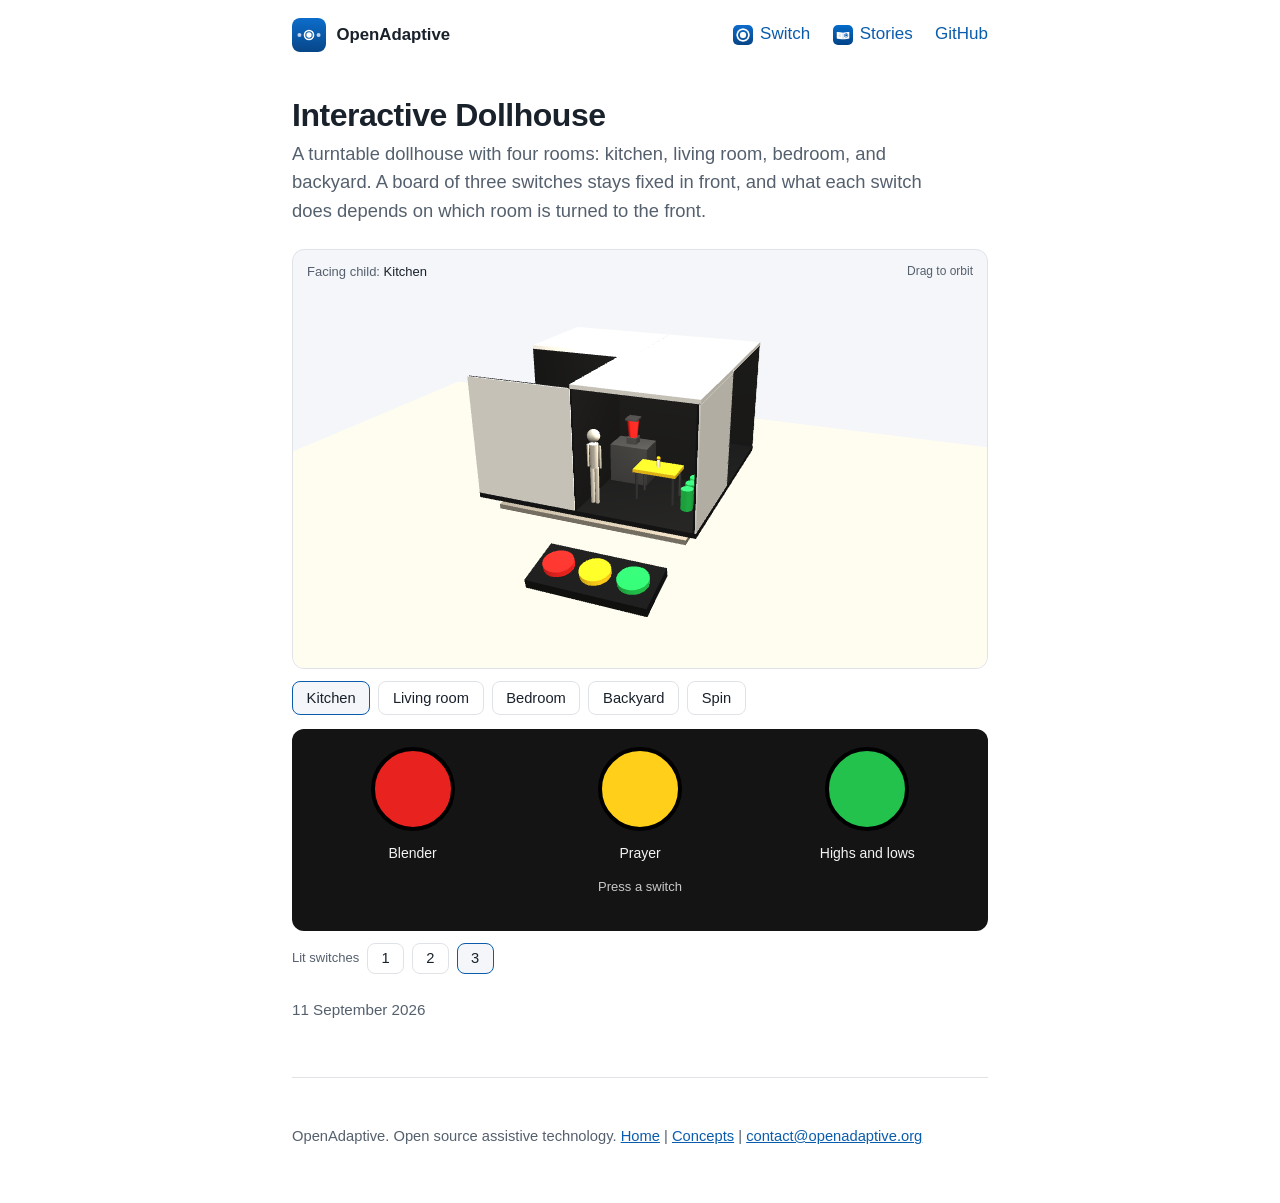
<file: concepts/interactive-dollhouse/index.html>
<!DOCTYPE html>
<html lang="en">
<head>
<meta charset="utf-8">
<meta name="viewport" content="width=device-width, initial-scale=1">
<title>Interactive Dollhouse: OpenAdaptive concept</title>
<meta name="description" content="A four-room turntable dollhouse played with a board of one to three adaptive switches. Concept with an interactive 3D render.">
<meta name="robots" content="noindex">
<link rel="canonical" href="https://openadaptive.org/concepts/interactive-dollhouse/">
<link rel="stylesheet" href="/assets/site.css">
<link rel="icon" type="image/png" sizes="32x32" href="/assets/favicon-32.png">
<link rel="icon" type="image/svg+xml" href="/assets/logo.svg">
<link rel="apple-touch-icon" href="/assets/apple-touch-icon.png">
<meta property="og:type" content="website">
<meta property="og:site_name" content="OpenAdaptive">
<meta property="og:title" content="Interactive Dollhouse: OpenAdaptive concept">
<meta property="og:description" content="A four-room turntable dollhouse played with a board of one to three adaptive switches. Concept with an interactive 3D render.">
<meta property="og:url" content="https://openadaptive.org/concepts/interactive-dollhouse/">
<meta property="og:image" content="https://openadaptive.org/assets/og-image.png">
<style>
/* Render styles, carried over from the concept file */
.sr-only{position:absolute;width:1px;height:1px;overflow:hidden;clip:rect(0 0 0 0);white-space:nowrap}
.big{width:84px;height:84px;border-radius:50%;border:4px solid #000;padding:0;cursor:pointer;transition:transform .12s,opacity .2s}
.big:active{transform:scale(.93)}
.big.off{opacity:.15;cursor:default}
.lab{margin-top:8px;font-size:14px;font-weight:500;color:#f4f4f4}
.lab.off{color:#5a5a5a}
.sel{border-color:var(--border-stronger)!important;background:var(--surface-1)!important}
/* Colors the render expected from its original host, mapped to the site palette */
.concept-render {
  --surface-1: var(--card); --text-primary: var(--fg);
  --text-secondary: var(--muted); --text-muted: var(--muted);
  --border-stronger: var(--accent);
  margin: 1.5rem 0;
}
.concept-render #wrap { border: 1px solid var(--line); }
.concept-render .rb, .concept-render .lv, .concept-render #spin {
  font: inherit; font-size: 0.92rem; font-weight: 500; line-height: 1.3;
  padding: 0.4rem 0.85rem; border-radius: 8px; cursor: pointer;
  border: 1.5px solid var(--line); background: transparent; color: var(--fg);
}
.concept-render .lv { min-width: 2.3rem; padding: 0.3rem 0.6rem; }
</style>
</head>
<body>
<a class="skip" href="#main">Skip to content</a>

<div class="shell narrow">
  <header class="top">
    <img src="/assets/logo.svg" alt="" width="34" height="34">
    <a class="name" href="/">OpenAdaptive</a>
    <nav aria-label="Main">
      <a href="/switch/"><img src="/assets/switch-icon.png" alt="" width="20" height="20">Switch</a>
      <a href="/stories/"><img src="/assets/stories-icon.png" alt="" width="20" height="20">Stories</a>
      <a href="https://github.com/mikavj">GitHub</a>
    </nav>
  </header>

  <main id="main">
    <h1 class="page-title">Interactive Dollhouse</h1>
    <p class="lede">A turntable dollhouse with four rooms: kitchen, living
    room, bedroom, and backyard. A board of three switches stays fixed in
    front, and what each switch does depends on which room is turned to
    the front.</p>

    <div class="concept-render">
<h2 class="sr-only">Interactive 3D render of a four-room turntable dollhouse with kitchen, living room, bedroom, and backyard, plus a fixed three-switch board whose actions change with the room facing the child.</h2>
<div id="wrap" style="position:relative;width:100%;height:420px;border-radius:12px;overflow:hidden;background:var(--surface-1)">
<canvas id="cv" style="display:block;width:100%;height:100%;touch-action:pan-y;cursor:grab"></canvas>
<div style="position:absolute;left:14px;top:12px;font-size:13px;color:var(--text-secondary)">Facing child: <span id="rn" style="color:var(--text-primary);font-weight:500">Kitchen</span></div>
<div style="position:absolute;right:14px;top:12px;font-size:12px;color:var(--text-muted)">Drag to orbit</div>
</div>
<div style="display:flex;flex-wrap:wrap;gap:8px;margin:12px 0 14px">
<button class="rb sel" data-i="0">Kitchen</button><button class="rb" data-i="1">Living room</button><button class="rb" data-i="2">Bedroom</button><button class="rb" data-i="3">Backyard</button><button id="spin">Spin</button>
</div>
<div style="background:#141414;border-radius:12px;padding:18px 12px 14px">
<div style="display:grid;grid-template-columns:repeat(3,minmax(0,1fr));gap:10px;text-align:center">
<div><button class="big" data-b="0" aria-label="Left switch" style="background:#e8231f"></button><div class="lab" id="l0">Blender</div></div>
<div><button class="big" data-b="1" aria-label="Middle switch" style="background:#ffcf1a"></button><div class="lab" id="l1">Prayer</div></div>
<div><button class="big" data-b="2" aria-label="Right switch" style="background:#22c24c"></button><div class="lab" id="l2">Highs and lows</div></div>
</div>
<div id="st" style="margin-top:12px;font-size:13px;line-height:1.5;color:#c9c9c9;text-align:center;min-height:40px">Press a switch</div>
</div>
<div style="display:flex;align-items:center;gap:8px;margin-top:12px;font-size:13px;color:var(--text-secondary)">Lit switches <button class="lv" data-n="1">1</button><button class="lv" data-n="2">2</button><button class="lv sel" data-n="3">3</button></div>
<script src="/assets/vendor/three-r128.min.js"></script>
<script>
const ROOMS=[
{n:'Kitchen',b:[['Blender','\u201cIt\u2019s almost blender time!\u201d then the blender whirs'],['Prayer','Family prays before dinner'],['Highs and lows','Each person shares a high and a low; one stool lights per voice']]},
{n:'Living room',b:[['TV','Sofia the First, Encanto, or the Cubs with Go Cubs Go (next clip each press)'],['Dance party','Dance music plays and the walker dances'],['Story','A family member reads a book']]},
{n:'Bedroom',b:[['Closet','\u201cWhat should we wear today?\u201d'],['Bedtime song','Tis So Sweet to Trust in Jesus; room lights dim'],['Lamp','Click, the lamp turns on']]},
{n:'Backyard',b:[['Hot tub','Bubbles rise and the water glows'],['Swing','The swing swings'],['Brothers','\u201cLet\u2019s play baseball!\u201d or \u201cLet\u2019s go fishing!\u201d']]}];
const cv=document.getElementById('cv'),wrap=document.getElementById('wrap');
const R=new THREE.WebGLRenderer({canvas:cv,antialias:true,alpha:true});
R.setPixelRatio(Math.min(window.devicePixelRatio||1,2));
const S=new THREE.Scene(),C=new THREE.PerspectiveCamera(36,1,1,600);
const TG=new THREE.Vector3(5,5,7);let az=.38,el=.4,dist=96;
function size(){const w=wrap.clientWidth,h=wrap.clientHeight;R.setSize(w,h,false);C.aspect=w/h;C.updateProjectionMatrix();const a=w/h;dist=a<1.3?96*1.3/a:96;}
function cam(){C.position.set(TG.x+dist*Math.sin(az)*Math.cos(el),TG.y+dist*Math.sin(el),TG.z+dist*Math.cos(az)*Math.cos(el));C.lookAt(TG);}
S.add(new THREE.HemisphereLight(0xffffff,0x6f6a60,.8));
const DL=new THREE.DirectionalLight(0xffffff,.5);DL.position.set(30,70,45);S.add(DL);
const FL=new THREE.PointLight(0xfff1d8,1.1,44);FL.position.set(8,14,11);S.add(FL);
const L=c=>new THREE.MeshLambertMaterial({color:c});
const hm=c=>new THREE.MeshLambertMaterial({color:c,emissive:c,emissiveIntensity:0});
const BLK=L(0x171717),WHT=L(0xeeebe3),NEU=L(0x383838),RED=0xe8231f,YEL=0xffcf1a,GRN=0x22c24c;
function bx(p,w,h,d,m,x,y,z){const o=new THREE.Mesh(new THREE.BoxGeometry(w,h,d),m);o.position.set(x,y,z);p.add(o);return o;}
function cy(p,a,b,h,m,x,y,z,s){const o=new THREE.Mesh(new THREE.CylinderGeometry(a,b,h,s||20),m);o.position.set(x,y,z);p.add(o);return o;}
function sp(p,r,m,x,y,z){const o=new THREE.Mesh(new THREE.SphereGeometry(r,16,12),m);o.position.set(x,y,z);p.add(o);return o;}
bx(S,140,1,110,L(0xd9d4c9),6,-3.75,14);
bx(S,30,.75,30,L(0x8c8579),0,-2.875,0);
cy(S,9,9,1.75,L(0x707070),0,-1.625,0,40);
const TT=new THREE.Group();S.add(TT);
bx(TT,34,.75,34,BLK,0,-.375,0);
bx(TT,.5,18,17.9,BLK,1,9,-7.95);bx(TT,17.9,18,.5,BLK,7.95,9,1);bx(TT,.5,18,17.9,BLK,-1,9,7.95);bx(TT,17.9,18,.5,BLK,-7.95,9,-1);
bx(TT,.25,18,16,WHT,16.875,9,9);bx(TT,.25,18,16,BLK,16.625,9,9);
bx(TT,16,18,.25,WHT,9,9,-16.875);bx(TT,16,18,.25,BLK,9,9,-16.625);
bx(TT,.25,18,16,WHT,-16.875,9,-9);bx(TT,.25,18,16,BLK,-16.625,9,-9);
bx(TT,16,18,.25,WHT,-9,9,16.875);bx(TT,16,18,.25,BLK,-9,9,16.625);
[[8,9,18,16],[9,-8,16,18],[-8,-9,18,16],[0,0,2,2]].forEach(r=>{bx(TT,r[2],.6,r[3],WHT,r[0],18.3,r[1]);bx(TT,r[2],.05,r[3],BLK,r[0],17.97,r[1]);});
const RG=[[8,17,0],[17,-8,Math.PI/2],[-8,-17,Math.PI],[-17,8,-Math.PI/2]].map(a=>{const g=new THREE.Group();g.position.set(a[0],0,a[1]);g.rotation.y=a[2];TT.add(g);return g;});
const H=[[],[],[],[]];
let g=RG[0];
bx(g,6,6,4,NEU,-5.5,3,-13.5);bx(g,1.6,1,1.6,NEU,-5.5,6.5,-13.5);
const jm=hm(RED),jar=cy(g,.95,.7,2.8,jm,-5.5,8.4,-13.5,6);bx(g,1.9,.3,1.9,NEU,-5.5,9.95,-13.5);
const tm=hm(YEL);bx(g,6.5,.5,4,tm,.5,4.6,-8.5);
[[-2.3,-10.1],[3.3,-10.1],[-2.3,-6.9],[3.3,-6.9]].forEach(p=>cy(g,.2,.2,4.35,NEU,p[0],2.18,p[1],8));
cy(g,.25,.25,1.2,WHT,.5,5.45,-8.5,10);const fm=hm(0xffa500),fl=sp(g,.3,fm,.5,6.25,-8.5);
const sm=[-10.6,-8.5,-6.4].map(z=>{const m=hm(GRN);cy(g,.9,.9,3.2,m,5.6,1.6,z,18);return m;});
const DM=L(0xc2bcae);cy(g,.33,.3,5.6,DM,-7.75,2.8,-3.5,10);cy(g,.33,.3,5.6,DM,-7.05,2.8,-3.5,10);cy(g,.7,.6,3.6,DM,-7.4,7.4,-3.5,14);sp(g,.95,DM,-7.4,10.4,-3.5);cy(g,.18,.16,3.4,DM,-8.35,7.3,-3.5,8);cy(g,.18,.16,3.4,DM,-6.45,7.3,-3.5,8);
H[0]=[{m:[jm],f:(k,t)=>{jar.rotation.y=k?t*14:0;jar.position.x=-5.5+(k?Math.sin(t*70)*.06:0);}},
{m:[tm,fm],f:(k,t)=>{fl.scale.setScalar(k?1+.25*Math.sin(t*20):1);}},
{m:[],f:(k,t)=>{const j=Math.floor(t/1.3)%3;sm.forEach((m,i)=>m.emissiveIntensity=k&&i===j?.7:0);}}];
g=RG[1];
bx(g,7,2.4,2.6,NEU,-5.3,1.2,-14.2);
const tvm=hm(RED);bx(g,7.4,4.4,.5,tvm,-5.3,4.65,-15.2);
const scr=new THREE.MeshLambertMaterial({color:0x0d0d0d,emissive:0xa8d8ff,emissiveIntensity:0});bx(g,6.6,3.6,.1,scr,-5.3,4.65,-14.9);
const wk=new THREE.Group();wk.position.set(.5,0,-7);g.add(wk);const wm=hm(YEL);
[[-1.3,-1],[1.3,-1],[-1.3,1],[1.3,1]].forEach(p=>{cy(wk,.17,.17,4.2,wm,p[0],2.45,p[1],8);cy(wk,.42,.42,.3,NEU,p[0],.42,p[1],14).rotation.z=Math.PI/2;});
bx(wk,.3,.3,2.3,wm,-1.3,4.5,0);bx(wk,.3,.3,2.3,wm,1.3,4.5,0);bx(wk,2.9,.3,.3,wm,0,4.5,-1);
const cm=hm(GRN);bx(g,4.2,2.2,3.8,cm,5.3,1.1,-9);bx(g,4.2,4.4,.9,cm,5.3,2.2,-11.35);bx(g,.7,2.8,3.8,cm,3.2,1.4,-9);bx(g,.7,2.8,3.8,cm,7.4,1.4,-9);
const bk=bx(g,1.4,.25,1.8,WHT,5.3,2.35,-8.4);
H[1]=[{m:[tvm],f:(k,t)=>{scr.emissiveIntensity=k?.75+.2*Math.sin(t*9):0;}},
{m:[wm],f:(k,t)=>{wk.position.x=.5+(k?Math.sin(t*5)*1.3:0);wk.rotation.y=k?Math.sin(t*5)*.25:0;}},
{m:[cm],f:(k,t)=>{bk.rotation.z=k?Math.sin(t*3)*.5:0;}}];
g=RG[2];
const wdm=hm(RED);bx(g,5,10,3,wdm,-5.8,5,-14.2);bx(g,.12,9,.1,NEU,-5.8,5,-12.68);sp(g,.22,NEU,-6.3,5,-12.62);sp(g,.22,NEU,-5.3,5,-12.62);
const bdm=hm(YEL);bx(g,5,1.6,9,bdm,.6,.8,-10.8);bx(g,5.2,4.2,.5,NEU,.6,2.1,-15.5);bx(g,3.8,.7,1.6,WHT,.6,1.95,-14.1);
bx(g,2.6,3.2,2.6,NEU,5.9,1.6,-13.8);cy(g,.3,.5,1.6,NEU,5.9,4,-13.8,12);
const lm=hm(GRN);cy(g,.75,1.25,1.6,lm,5.9,5.5,-13.8,20);
const LP=new THREE.PointLight(0xffd27a,0,22);LP.position.set(5.9,4.6,-12.4);g.add(LP);
const lb=new THREE.MeshLambertMaterial({color:0xfff3c4,emissive:0xffd27a,emissiveIntensity:0});sp(g,.5,lb,5.9,4.9,-13.8);
H[2]=[{m:[wdm],f:()=>{}},{m:[bdm],f:k=>{FL.intensity=k?.35:1.1;}},{m:[lm],f:k=>{LP.intensity=k?1.4:0;lb.emissiveIntensity=k?1:0;}}];
g=RG[3];
const htm=hm(RED);cy(g,3.3,3.3,2.8,htm,-4.8,1.4,-9,28);
const wtr=new THREE.MeshLambertMaterial({color:0x1d5bb8,emissive:0x62e6ff,emissiveIntensity:0});cy(g,2.9,2.9,.12,wtr,-4.8,2.78,-9,28);
const bub=[];for(let i=0;i<8;i++){const a=i/8*Math.PI*2,r=i%2?1.1:2.1;const b=sp(g,.32,WHT,-4.8+Math.cos(a)*r,2.9,-9+Math.sin(a)*r);b.visible=false;b.userData.ph=i*.8;bub.push(b);}
cy(g,.25,.25,9.6,NEU,-.6,4.8,-10,10);cy(g,.25,.25,9.6,NEU,5,4.8,-10,10);bx(g,6,.4,.4,NEU,2.2,9.5,-10);
const pv=new THREE.Group();pv.position.set(2.2,9.4,-10);g.add(pv);const swm=hm(YEL);
cy(pv,.08,.08,6,swm,-1.1,-3,0,6);cy(pv,.08,.08,6,swm,1.1,-3,0,6);bx(pv,2.8,.35,1.4,swm,0,-6.1,0);
const gm=hm(GRN);const bat=cy(g,.2,.45,5.2,gm,6.6,2.6,-4.5,12);bat.rotation.z=.28;
const pole=cy(g,.07,.12,11,gm,7.7,5.5,-9.5,8);pole.rotation.z=.12;sp(g,.5,WHT,5.2,.5,-3);
H[3]=[{m:[htm],f:(k,t)=>{wtr.emissiveIntensity=k?.6+.2*Math.sin(t*6):0;bub.forEach(b=>{b.visible=k;b.position.y=2.9+((t*1.6+b.userData.ph)%1.6);});}},
{m:[swm],f:(k,t)=>{pv.rotation.x=k?Math.sin(t*2.6)*.55:0;}},
{m:[gm],f:(k,t)=>{bat.rotation.z=.28+(k?Math.sin(t*4)*.15:0);}}];
const BD=new THREE.Group();BD.position.set(8,-1.7,29);BD.rotation.x=.2;S.add(BD);
bx(BD,16,1.3,7,BLK,0,0,0);
const BB=[RED,YEL,GRN].map((c,i)=>{const m=new THREE.MeshLambertMaterial({color:c,emissive:c,emissiveIntensity:.2});const o=cy(BD,2,2,.8,m,(i-1)*5,1,0,32);o.userData.c=c;return o;});
let cur=0,tgt=0,room=0,act=null,lit=3;const ACT={1:[1],2:[0,2],3:[0,1,2]};
const rn=document.getElementById('rn'),st=document.getElementById('st');
const bigs=[...document.querySelectorAll('.big')],labs=[0,1,2].map(i=>document.getElementById('l'+i));
function ui(){rn.textContent=ROOMS[room].n;bigs.forEach((b,i)=>{const on=ACT[lit].includes(i);b.classList.toggle('off',!on);labs[i].classList.toggle('off',!on);labs[i].textContent=ROOMS[room].b[i][0];});
document.querySelectorAll('.rb').forEach(b=>b.classList.toggle('sel',+b.dataset.i===room));document.querySelectorAll('.lv').forEach(b=>b.classList.toggle('sel',+b.dataset.n===lit));
BB.forEach((o,i)=>{const on=ACT[lit].includes(i);o.material.color.setHex(on?o.userData.c:0x2a2a2a);o.material.emissive.setHex(on?o.userData.c:0);});}
function go(i){room=i;tgt=-i*Math.PI/2;act=null;st.textContent='Press a switch';ui();}
document.querySelectorAll('.rb').forEach(b=>b.onclick=()=>go(+b.dataset.i));
document.getElementById('spin').onclick=()=>go((room+1)%4);
document.querySelectorAll('.lv').forEach(b=>b.onclick=()=>{lit=+b.dataset.n;act=null;st.textContent='Press a switch';ui();});
bigs.forEach((b,i)=>b.onclick=()=>{if(!ACT[lit].includes(i))return;const d=ROOMS[room].b[i];act={r:room,b:i,t0:performance.now(),dur:6000};st.textContent=ROOMS[room].n+' \u00b7 '+d[0]+': '+d[1];});
let dr=null;
cv.addEventListener('pointerdown',e=>{dr={x:e.clientX,y:e.clientY,a:az,e:el};cv.style.cursor='grabbing';try{cv.setPointerCapture(e.pointerId)}catch(_){}});
cv.addEventListener('pointermove',e=>{if(!dr)return;az=dr.a-(e.clientX-dr.x)*.008;el=Math.max(.08,Math.min(1.35,dr.e+(e.clientY-dr.y)*.006));});
const up=()=>{dr=null;cv.style.cursor='grab';};cv.addEventListener('pointerup',up);cv.addEventListener('pointercancel',up);
let last=performance.now();
function loop(now){const dt=Math.min(.05,(now-last)/1000);last=now;cur+=(tgt-cur)*(1-Math.exp(-dt*4));TT.rotation.y=cur;
const t=act?(now-act.t0)/1000:0,on=!!(act&&t*1000<act.dur);
for(let r=0;r<4;r++)for(let b=0;b<3;b++){const h=H[r][b],k=on&&act.r===r&&act.b===b;h.m.forEach(m=>m.emissiveIntensity=k?.4+.25*Math.sin(t*7):0);h.f(k,t);}
BB.forEach((o,i)=>{const k=on&&act.b===i;o.position.y=1-(k&&t<.3?.35:0);if(ACT[lit].includes(i))o.material.emissiveIntensity=k?.6:.2;});
cam();R.render(S,C);requestAnimationFrame(loop);}
size();new ResizeObserver(size).observe(wrap);ui();requestAnimationFrame(loop);
</script>    </div>

    <p class="soon">11 September 2026</p>
  </main>

  <footer>
    <p>OpenAdaptive. Open source assistive technology.
    <a href="/">Home</a> |
    <a href="/concepts/">Concepts</a> |
    <a href="mailto:contact@openadaptive.org">contact@openadaptive.org</a></p>
  </footer>
</div>

</body>
</html>
</file>
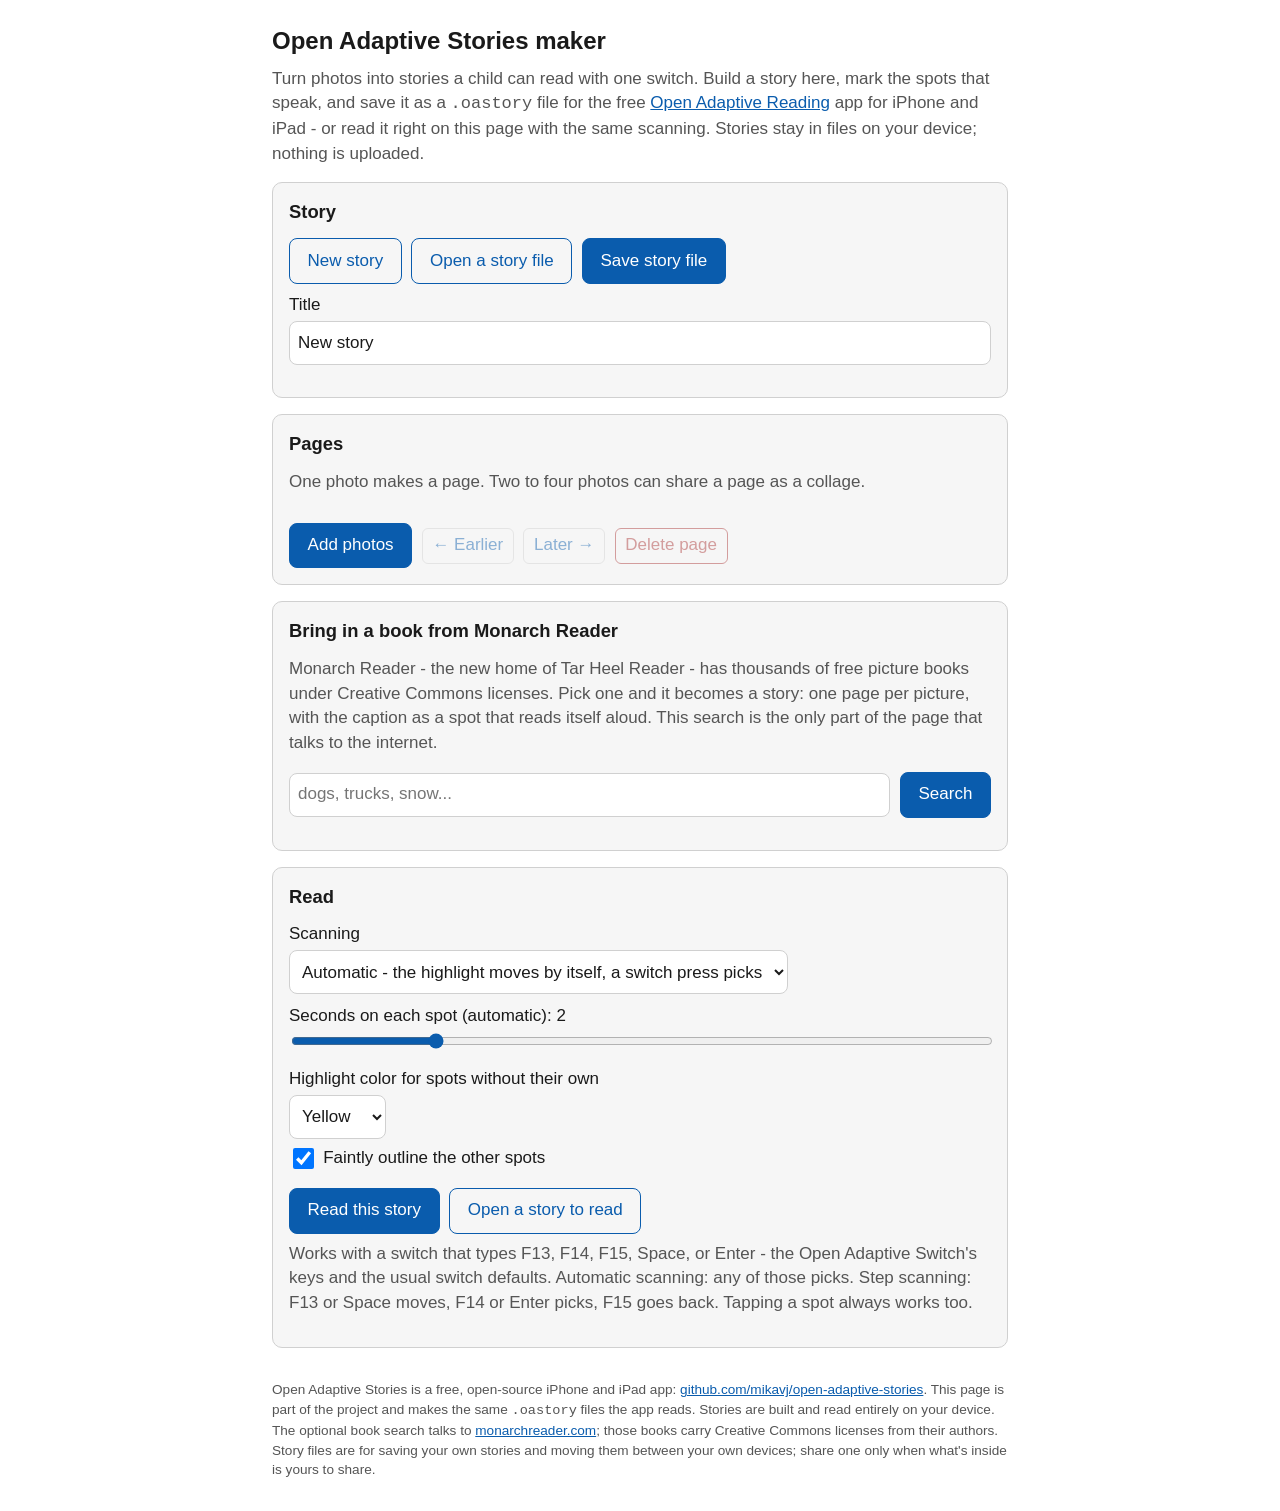
<file: stories/app/index.html>
<!DOCTYPE html>
<html lang="en">
<head>
<meta charset="utf-8">
<meta name="viewport" content="width=device-width, initial-scale=1">
<title>Open Adaptive Stories maker</title>
<!-- SPDX-License-Identifier: GPL-3.0-or-later
     Copyright (C) 2026 Open Adaptive Stories contributors -->
<style>
  :root {
    --bg: #ffffff; --fg: #1a1a1a; --muted: #555;
    --line: #d0d0d0; --accent: #0a5cad; --accent-fg: #ffffff;
    --ok: #1a7a2e; --warn: #a33; --card: #f6f6f6;
  }
  @media (prefers-color-scheme: dark) {
    :root {
      --bg: #16181a; --fg: #e8e8e8; --muted: #a5a5a5;
      --line: #3a3d40; --accent: #4d9fe8; --accent-fg: #0d1117;
      --ok: #57c073; --warn: #e07070; --card: #22252a;
    }
  }
  * { box-sizing: border-box; }
  body {
    margin: 0 auto; padding: 1rem; max-width: 48rem;
    background: var(--bg); color: var(--fg);
    font-family: -apple-system, BlinkMacSystemFont, "Segoe UI", Roboto, sans-serif;
    font-size: 17px; line-height: 1.45;
  }
  h1 { font-size: 1.5rem; margin: 0.5rem 0 0.25rem; }
  h2 { font-size: 1.15rem; margin: 0 0 0.75rem; }
  p  { margin: 0.5rem 0; }
  .sub { color: var(--muted); margin-bottom: 1rem; }
  section {
    background: var(--card); border: 1px solid var(--line);
    border-radius: 10px; padding: 1rem; margin: 1rem 0;
  }
  button {
    font: inherit; padding: 0.6rem 1.1rem; border-radius: 8px;
    border: 1px solid var(--accent); background: var(--accent);
    color: var(--accent-fg); cursor: pointer; min-height: 44px;
  }
  button.secondary { background: transparent; color: var(--accent); }
  button.danger { background: transparent; color: var(--warn); border-color: var(--warn); }
  button:disabled { opacity: 0.45; cursor: default; }
  input[type=text], input[type=number], input[type=search], select {
    font: inherit; padding: 0.5rem; border-radius: 8px;
    border: 1px solid var(--line); background: var(--bg); color: var(--fg);
    min-height: 44px;
  }
  input[type=range] { accent-color: var(--accent); }
  input[type=color] { min-height: 44px; min-width: 3.2rem; border: 1px solid var(--line); border-radius: 8px; background: var(--bg); padding: 0.15rem; }
  label { display: block; margin: 0.6rem 0 0.2rem; }
  label.inline { display: inline-flex; align-items: center; gap: 0.4rem; margin: 0.4rem 0.9rem 0.4rem 0; }
  label.inline input { width: 1.3rem; height: 1.3rem; }
  .row { display: flex; flex-wrap: wrap; gap: 0.6rem; align-items: center; }
  .grow { flex: 1 1 12rem; }
  .ok   { color: var(--ok); }
  .warn { color: var(--warn); }
  .hidden { display: none !important; }
  footer { color: var(--muted); font-size: 0.85rem; margin: 2rem 0 1rem; }
  a { color: var(--accent); }

  /* Page strip */
  .strip { display: flex; gap: 0.6rem; overflow-x: auto; padding: 0.25rem 0 0.5rem; }
  .thumb {
    flex: none; padding: 0; border: 2px solid var(--line); border-radius: 8px;
    background: var(--bg); cursor: pointer; overflow: hidden; position: relative;
    min-height: 0;
  }
  .thumb.sel { border-color: var(--accent); }
  .thumb canvas { display: block; }
  .thumb .n {
    position: absolute; left: 4px; top: 4px; font-size: 0.75rem; font-weight: 600;
    background: rgba(0,0,0,0.55); color: #fff; border-radius: 6px; padding: 0 0.35rem;
  }

  /* Tools and canvas */
  .toolbtn { background: transparent; color: var(--accent); }
  .toolbtn.active { background: var(--accent); color: var(--accent-fg); }
  .canvas-wrap {
    position: relative; width: 100%; margin: 0.6rem 0;
    border: 1px solid var(--line); border-radius: 10px; overflow: hidden;
    background: #202225; touch-action: none;
  }
  .canvas-wrap canvas { display: block; width: 100%; height: 100%; }
  .canvas-wrap svg { position: absolute; inset: 0; width: 100%; height: 100%; }
  .canvas-wrap svg .spot { cursor: pointer; }

  /* Spot list */
  .spot-row {
    display: flex; align-items: center; gap: 0.5rem;
    border-top: 1px solid var(--line); padding: 0.4rem 0;
  }
  .spot-row:first-child { border-top: none; }
  .spot-row .name {
    flex: 1; text-align: left; background: none; border: none; color: var(--fg);
    padding: 0.3rem 0.4rem; border-radius: 6px; cursor: pointer; min-height: 36px;
    font: inherit; overflow: hidden; text-overflow: ellipsis; white-space: nowrap;
  }
  .spot-row.sel .name { background: var(--accent); color: var(--accent-fg); }
  .spot-row .swatch { flex: none; width: 0.9rem; height: 0.9rem; border-radius: 50%; border: 1px solid var(--line); }
  .mini {
    min-height: 36px; padding: 0.2rem 0.6rem; border-radius: 6px;
    background: transparent; color: var(--accent); border: 1px solid var(--line);
  }
  .mini.danger { color: var(--warn); }
  #spot-panel { border-top: 1px solid var(--line); margin-top: 0.8rem; padding-top: 0.4rem; }

  /* Monarch results */
  .results { display: grid; grid-template-columns: repeat(auto-fill, minmax(9.5rem, 1fr)); gap: 0.6rem; margin-top: 0.6rem; }
  .book {
    border: 1px solid var(--line); border-radius: 8px; background: var(--bg);
    padding: 0.4rem; cursor: pointer; text-align: left; color: var(--fg); font: inherit;
  }
  .book img { width: 100%; aspect-ratio: 4/3; object-fit: cover; border-radius: 6px; background: var(--card); }
  .book .t { font-size: 0.9rem; margin-top: 0.3rem; overflow: hidden; text-overflow: ellipsis; display: -webkit-box; -webkit-line-clamp: 2; -webkit-box-orient: vertical; }
  .book .m { font-size: 0.78rem; color: var(--muted); }

  /* Player */
  #player {
    position: fixed; inset: 0; z-index: 40; background: #0c0e10;
    display: flex; align-items: center; justify-content: center;
  }
  .pv-stage {
    position: relative; background: #000; border-radius: 6px; overflow: visible;
  }
  .pv-stage canvas { display: block; width: 100%; height: 100%; border-radius: 6px; }
  .pv-stage svg { position: absolute; inset: 0; width: 100%; height: 100%; }
  .pv-btn {
    position: fixed; z-index: 41; width: 3.6rem; height: 3.6rem; border-radius: 50%;
    border: 2px solid #888; background: rgba(30,32,35,0.9); color: #eee;
    font-size: 1.6rem; line-height: 1; display: flex; align-items: center; justify-content: center;
    cursor: pointer; padding: 0; min-height: 0;
  }
  #pv-next { right: 0.7rem; top: 50%; transform: translateY(-50%); }
  #pv-prev { left: 0.7rem; top: 50%; transform: translateY(-50%); }
  #pv-close { right: 0.7rem; top: 0.7rem; font-size: 1.3rem; }
  .pv-btn.hl { border-color: transparent; }
  #pv-caption {
    position: fixed; left: 50%; bottom: 1.2rem; transform: translateX(-50%);
    z-index: 41; max-width: 86vw; text-align: center;
    font-size: clamp(1.3rem, 4.5vw, 2.3rem); font-weight: 700; color: #fff;
    background: rgba(0,0,0,0.65); border-radius: 12px; padding: 0.35em 0.7em;
    pointer-events: none;
  }
</style>
</head>
<body>

<h1>Open Adaptive Stories maker</h1>
<p class="sub">Turn photos into stories a child can read with one switch.
Build a story here, mark the spots that speak, and save it as a
<code>.oastory</code> file for the free
<a href="https://github.com/mikavj/open-adaptive-stories">Open Adaptive
Reading</a> app for iPhone and iPad - or read it right on this page with
the same scanning. Stories stay in files on your device; nothing is
uploaded.</p>

<section id="too-old" class="hidden">
  <h2>This browser is too old</h2>
  <p>Reading and writing story files needs a browser from 2023 or later
  (Safari 16.4, Chrome, Edge, or Firefox 113). Update the browser and
  reload this page.</p>
</section>

<div id="app">

<section>
  <h2>Story</h2>
  <div class="row">
    <button id="btn-new" class="secondary">New story</button>
    <button id="btn-open" class="secondary">Open a story file</button>
    <button id="btn-save">Save story file</button>
    <input type="file" id="file-open" accept=".oastory" class="hidden">
  </div>
  <label for="story-title">Title</label>
  <input type="text" id="story-title" class="grow" style="width:100%" autocomplete="off">
  <div id="story-picker-row" class="hidden">
    <label for="story-picker">This file holds several stories - choose one to edit</label>
    <select id="story-picker"></select>
  </div>
  <p id="file-status" class="sub"></p>
</section>

<section>
  <h2>Pages</h2>
  <p class="sub">One photo makes a page. Two to four photos can share a
  page as a collage.</p>
  <div id="page-strip" class="strip"></div>
  <div class="row">
    <button id="btn-add-photos">Add photos</button>
    <input type="file" id="file-photos" accept="image/jpeg,image/png,image/webp" multiple class="hidden">
    <button id="btn-page-left" class="mini" title="Move page earlier">&#8592; Earlier</button>
    <button id="btn-page-right" class="mini" title="Move page later">Later &#8594;</button>
    <select id="page-layout" class="hidden">
      <option value="twoAcross">Side by side</option>
      <option value="twoStack">Stacked</option>
    </select>
    <button id="btn-page-delete" class="mini danger">Delete page</button>
  </div>
</section>

<section id="canvas-section">
  <h2>Mark the spots</h2>
  <div class="row">
    <button class="toolbtn active" data-tool="move">Move</button>
    <button class="toolbtn" data-tool="box">Box</button>
    <button class="toolbtn" data-tool="ellipse">Circle</button>
    <button class="toolbtn" data-tool="outline">Draw</button>
  </div>
  <div id="canvas-wrap" class="canvas-wrap">
    <canvas id="page-canvas"></canvas>
    <svg id="page-overlay" xmlns="http://www.w3.org/2000/svg"></svg>
  </div>
  <p class="sub">Drag on the photo to make a spot: a box, a circle, or
  draw around something by hand. With Move, drag a spot to shift it.
  The numbers show the reading order.</p>
</section>

<section id="spots-section">
  <h2>Spots</h2>
  <p class="sub">The highlight visits spots in this order. Use the arrows
  to change it.</p>
  <div id="spot-list"></div>
  <div id="spot-panel" class="hidden">
    <label for="spot-label">Label</label>
    <input type="text" id="spot-label" style="width:100%" autocomplete="off">
    <label for="spot-speech">Spoken text (leave empty to speak the label)</label>
    <input type="text" id="spot-speech" style="width:100%" autocomplete="off">
    <div class="row" style="margin-top:0.5rem">
      <button id="btn-hear" class="secondary">Hear it</button>
    </div>
    <label class="inline"><input type="checkbox" id="spot-showlabel"> Show the label when picked</label>
    <label class="inline"><input type="checkbox" id="spot-istext"> This spot is written text</label>
    <label for="spot-preview">Outline before it is highlighted</label>
    <select id="spot-preview">
      <option value="follow">Follow the reader's setting</option>
      <option value="show">Always outline</option>
      <option value="hide">Never outline</option>
    </select>
    <label for="spot-color">Highlight color</label>
    <div class="row">
      <select id="spot-color">
        <option value="default">Default</option>
        <option value="blue">Blue</option>
        <option value="green">Green</option>
        <option value="orange">Orange</option>
        <option value="pink">Pink</option>
        <option value="yellow">Yellow</option>
        <option value="custom">Custom</option>
      </select>
      <input type="color" id="spot-color-custom" class="hidden" value="#0a84ff" aria-label="Custom highlight color">
    </div>
    <label for="spot-rotate">Rotate</label>
    <div class="row">
      <input type="range" id="spot-rotate" min="-180" max="180" step="1" value="0" class="grow">
      <span id="spot-rotate-val" class="sub" style="margin:0">0&deg;</span>
    </div>
    <div id="audio-block">
      <label>Recording</label>
      <div class="row">
        <button id="btn-record" class="secondary">Record</button>
        <button id="btn-play-audio" class="secondary">Play</button>
        <button id="btn-del-audio" class="mini danger">Remove recording</button>
      </div>
      <label class="inline"><input type="checkbox" id="spot-useaudio"> Play the recording instead of the spoken text</label>
    </div>
    <p id="audio-note" class="sub hidden">Voice recordings need Safari on a
    Mac, iPhone, or iPad - the iPhone and iPad app plays AAC audio, which
    this browser can't record. Spoken text works everywhere.</p>
    <p><button id="btn-del-spot" class="danger">Delete spot</button></p>
  </div>
</section>

<section>
  <h2>Bring in a book from Monarch Reader</h2>
  <p class="sub">Monarch Reader - the new home of Tar Heel Reader - has
  thousands of free picture books under Creative Commons licenses.
  Pick one and it becomes a story: one page per picture, with the
  caption as a spot that reads itself aloud. This search is the only
  part of the page that talks to the internet.</p>
  <div class="row">
    <input type="search" id="thr-query" class="grow" placeholder="dogs, trucks, snow..." autocomplete="off">
    <button id="btn-thr-search">Search</button>
  </div>
  <p id="thr-status" class="sub"></p>
  <div id="thr-results" class="results"></div>
</section>

<section>
  <h2>Read</h2>
  <label for="scan-mode">Scanning</label>
  <select id="scan-mode">
    <option value="auto">Automatic - the highlight moves by itself, a switch press picks</option>
    <option value="step">Step - one key moves, another picks</option>
  </select>
  <label for="scan-dwell">Seconds on each spot (automatic): <span id="scan-dwell-val">2</span></label>
  <input type="range" id="scan-dwell" min="1" max="6" step="0.5" value="2" style="width:100%">
  <label for="scan-color">Highlight color for spots without their own</label>
  <div class="row">
    <select id="scan-color">
      <option value="yellow">Yellow</option>
      <option value="blue">Blue</option>
      <option value="green">Green</option>
      <option value="orange">Orange</option>
      <option value="pink">Pink</option>
      <option value="custom">Custom</option>
    </select>
    <input type="color" id="scan-color-custom" class="hidden" value="#ffd60a" aria-label="Custom scan color">
  </div>
  <label class="inline"><input type="checkbox" id="scan-previews" checked> Faintly outline the other spots</label>
  <div class="row" style="margin-top:0.6rem">
    <button id="btn-read">Read this story</button>
    <button id="btn-read-file" class="secondary">Open a story to read</button>
    <input type="file" id="file-read" accept=".oastory" class="hidden">
  </div>
  <p class="sub">Works with a switch that types F13, F14, F15, Space, or
  Enter - the Open Adaptive Switch's keys and the usual switch defaults.
  Automatic scanning: any of those picks. Step scanning: F13 or Space
  moves, F14 or Enter picks, F15 goes back. Tapping a spot always works
  too.</p>
</section>

</div>

<footer>
  <p>Open Adaptive Stories is a free, open-source iPhone and iPad app:
  <a href="https://github.com/mikavj/open-adaptive-stories">github.com/mikavj/open-adaptive-stories</a>.
  This page is part of the project and makes the same
  <code>.oastory</code> files the app reads. Stories are built and read
  entirely on your device. The optional book search talks to
  <a href="https://monarchreader.com">monarchreader.com</a>; those books
  carry Creative Commons licenses from their authors. Story files are
  for saving your own stories and moving them between your own devices;
  share one only when what's inside is yours to share.</p>
</footer>

<!-- Player -->
<div id="player" class="hidden">
  <div class="pv-stage" id="pv-stage">
    <canvas id="pv-canvas"></canvas>
    <svg id="pv-overlay" xmlns="http://www.w3.org/2000/svg"></svg>
  </div>
  <button id="pv-prev" class="pv-btn" aria-label="Previous page">&#8249;</button>
  <button id="pv-next" class="pv-btn" aria-label="Next page">&#8250;</button>
  <button id="pv-close" class="pv-btn" aria-label="Close">&#10005;</button>
  <div id="pv-caption" class="hidden"></div>
</div>

<script src="app.js"></script>
</body>
</html>
</file>
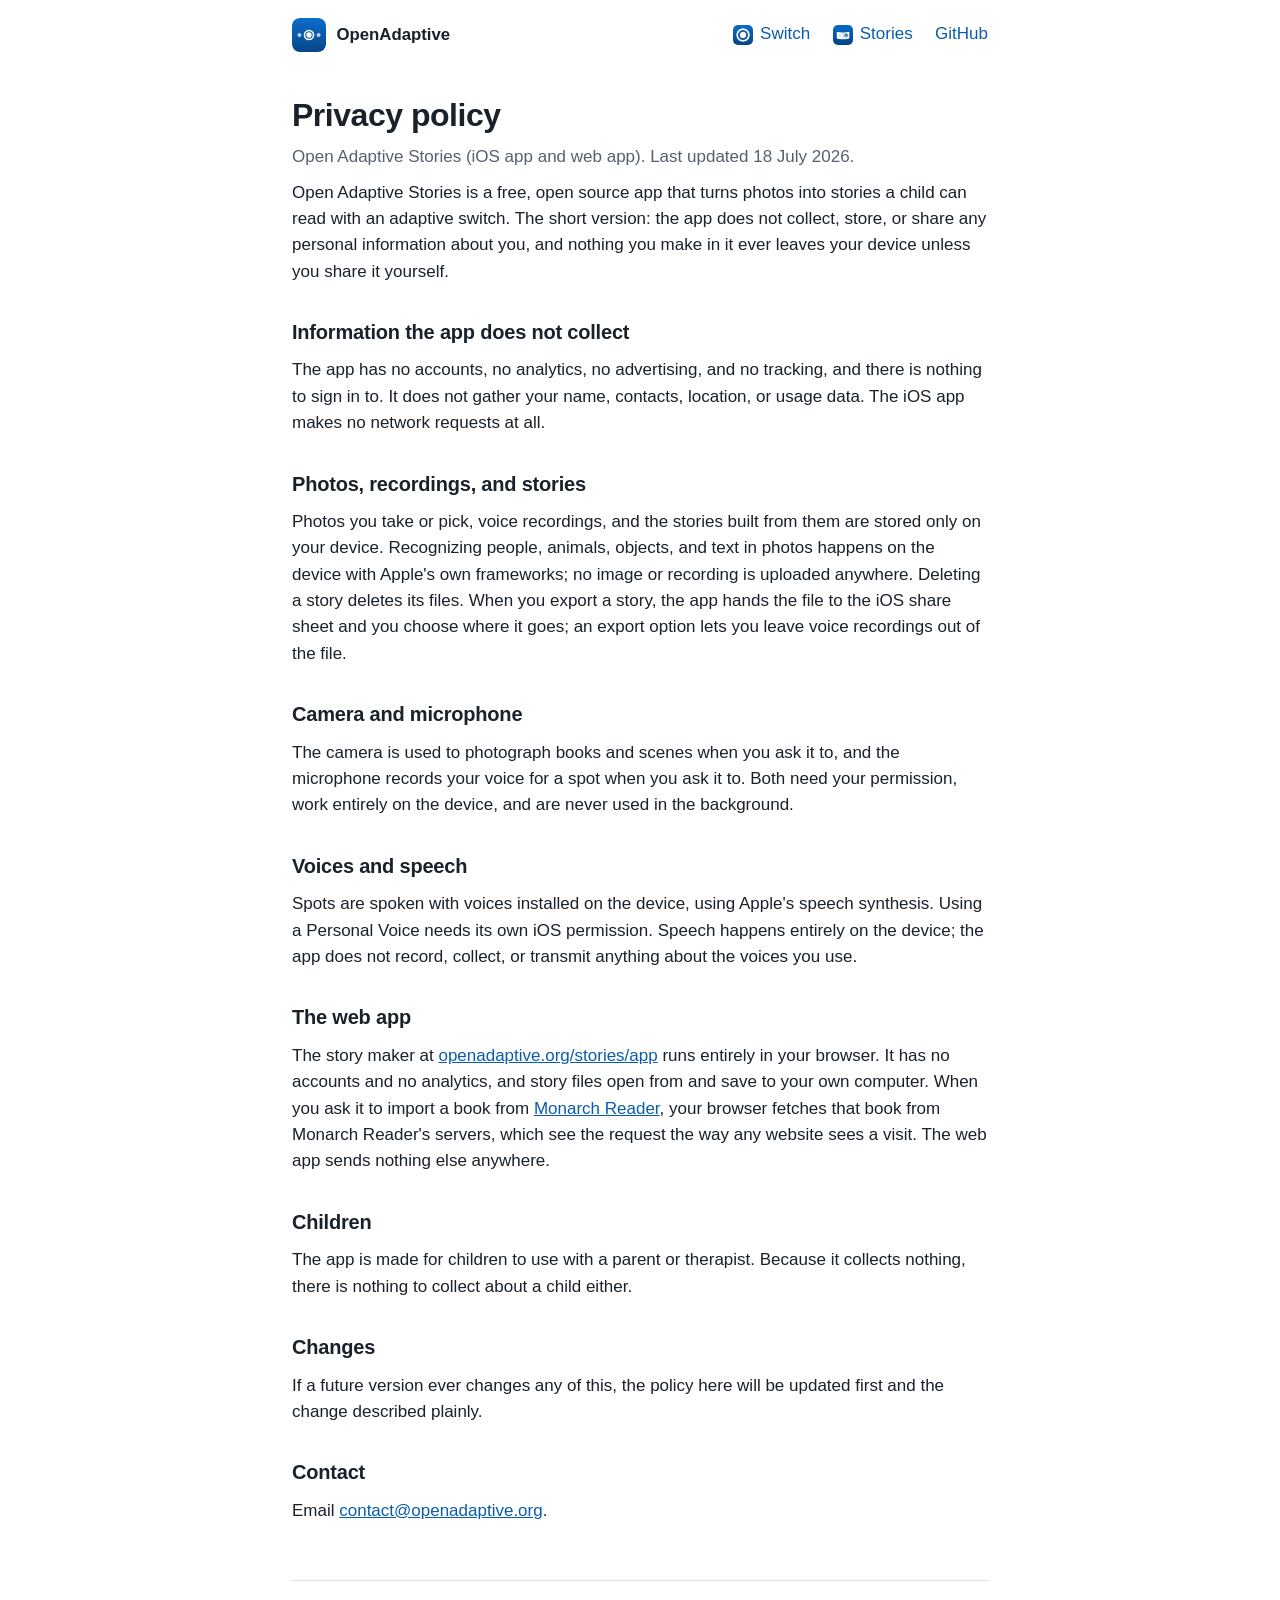
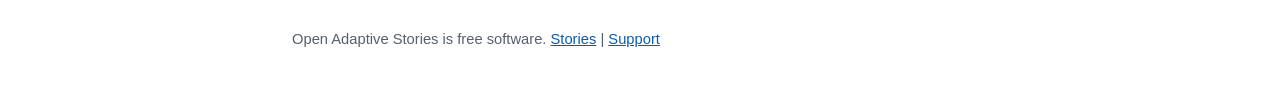
<file: stories/privacy/index.html>
<!DOCTYPE html>
<html lang="en">
<head>
<meta charset="utf-8">
<meta name="viewport" content="width=device-width, initial-scale=1">
<title>Privacy policy: Open Adaptive Stories</title>
<meta name="description" content="Privacy policy for the Open Adaptive Stories iOS app and web app. The app collects no personal information: no accounts, no analytics, no ads.">
<link rel="canonical" href="https://openadaptive.org/stories/privacy/">
<link rel="stylesheet" href="/assets/site.css">
<link rel="icon" type="image/png" sizes="32x32" href="/assets/favicon-32.png">
<link rel="icon" type="image/svg+xml" href="/assets/logo.svg">
<link rel="apple-touch-icon" href="/assets/apple-touch-icon.png">
<meta property="og:type" content="website">
<meta property="og:site_name" content="OpenAdaptive">
<meta property="og:title" content="Privacy policy: Open Adaptive Stories">
<meta property="og:description" content="The Open Adaptive Stories app collects no personal information: no accounts, no analytics, no ads. Nothing you make in it leaves your device unless you share it yourself.">
<meta property="og:url" content="https://openadaptive.org/stories/privacy/">
</head>
<body>
<a class="skip" href="#main">Skip to content</a>

<div class="shell narrow">
  <header class="top">
    <img src="/assets/logo.svg" alt="" width="34" height="34">
    <a class="name" href="/">OpenAdaptive</a>
    <nav aria-label="Main">
      <a href="/switch/"><img src="/assets/switch-icon.png" alt="" width="20" height="20">Switch</a>
      <a href="/stories/"><img src="/assets/stories-icon.png" alt="" width="20" height="20">Stories</a>
      <a href="https://github.com/mikavj">GitHub</a>
    </nav>
  </header>

  <main id="main" class="doc">
    <h1 class="page-title">Privacy policy</h1>
    <p class="date">Open Adaptive Stories (iOS app and web app). Last updated 18 July 2026.</p>

    <p>Open Adaptive Stories is a free, open source app that turns photos
    into stories a child can read with an adaptive switch. The short
    version: the app does not collect, store, or share any personal
    information about you, and nothing you make in it ever leaves your
    device unless you share it yourself.</p>

    <h2>Information the app does not collect</h2>
    <p>The app has no accounts, no analytics, no advertising, and no
    tracking, and there is nothing to sign in to. It does not gather your
    name, contacts, location, or usage data. The iOS app makes no network
    requests at all.</p>

    <h2>Photos, recordings, and stories</h2>
    <p>Photos you take or pick, voice recordings, and the stories built
    from them are stored only on your device. Recognizing people, animals,
    objects, and text in photos happens on the device with Apple's own
    frameworks; no image or recording is uploaded anywhere.
    Deleting a story deletes its files. When you export a story, the app
    hands the file to the iOS share sheet and you choose where it goes; an
    export option lets you leave voice recordings out of the file.</p>

    <h2>Camera and microphone</h2>
    <p>The camera is used to photograph books and scenes when you ask it
    to, and the microphone records your voice for a spot when you ask it
    to. Both need your permission, work entirely on the device, and are
    never used in the background.</p>

    <h2>Voices and speech</h2>
    <p>Spots are spoken with voices installed on the device, using
    Apple's speech synthesis. Using a Personal Voice needs its own iOS
    permission. Speech happens entirely on the device; the app does not
    record, collect, or transmit anything about the voices you use.</p>

    <h2>The web app</h2>
    <p>The story maker at
    <a href="/stories/app/">openadaptive.org/stories/app</a> runs entirely
    in your browser. It has no accounts and no analytics, and story files
    open from and save to your own computer. When you ask it to import a
    book from <a href="https://monarchreader.com">Monarch Reader</a>, your
    browser fetches that book from Monarch Reader's servers, which see the
    request the way any website sees a visit. The web app sends nothing
    else anywhere.</p>

    <h2>Children</h2>
    <p>The app is made for children to use with a parent or therapist.
    Because it collects nothing, there is nothing to collect about a child
    either.</p>

    <h2>Changes</h2>
    <p>If a future version ever changes any of this, the policy here will
    be updated first and the change described plainly.</p>

    <h2>Contact</h2>
    <p>Email
    <a href="mailto:contact@openadaptive.org">contact@openadaptive.org</a>.</p>
  </main>

  <footer>
    <p>Open Adaptive Stories is free software.
    <a href="/stories/">Stories</a> |
    <a href="/stories/support/">Support</a></p>
  </footer>
</div>

</body>
</html>
</file>
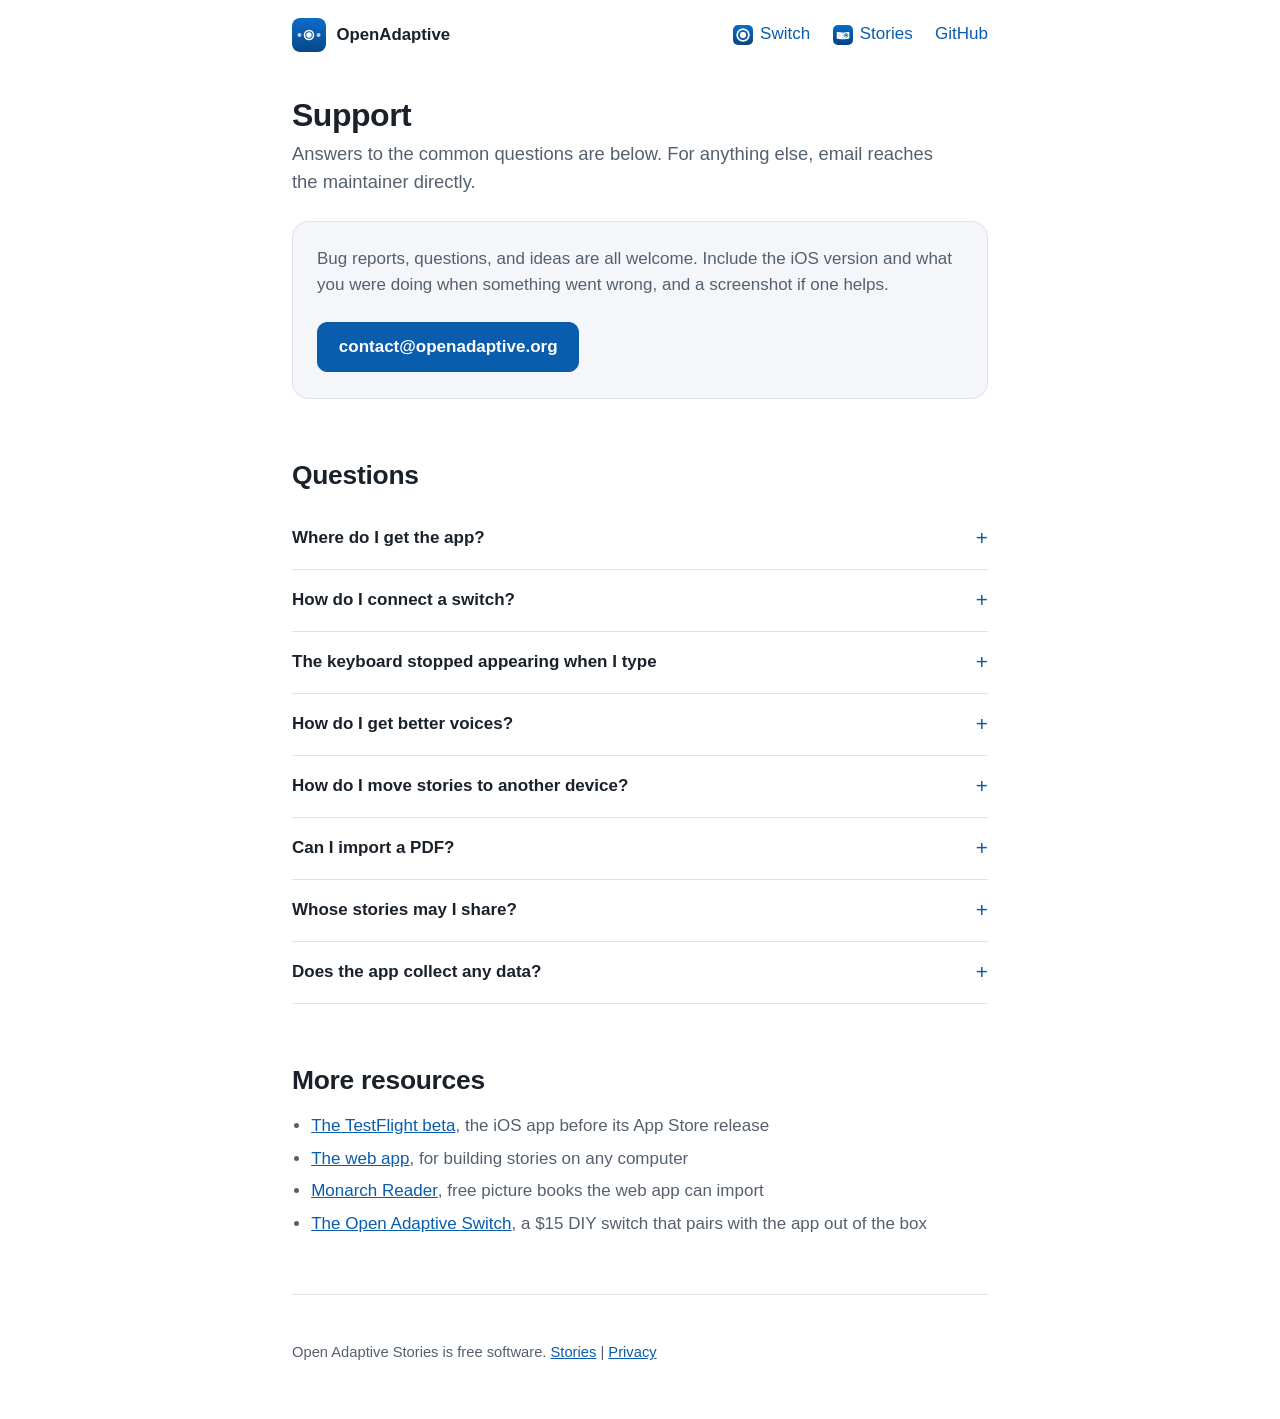
<file: stories/support/index.html>
<!DOCTYPE html>
<html lang="en">
<head>
<meta charset="utf-8">
<meta name="viewport" content="width=device-width, initial-scale=1">
<title>Support: Open Adaptive Stories</title>
<meta name="description" content="Support and frequently asked questions for the Open Adaptive Stories app: connecting a switch, voices, sharing stories, and where to get help.">
<link rel="canonical" href="https://openadaptive.org/stories/support/">
<link rel="stylesheet" href="/assets/site.css">
<link rel="icon" type="image/png" sizes="32x32" href="/assets/favicon-32.png">
<link rel="icon" type="image/svg+xml" href="/assets/logo.svg">
<link rel="apple-touch-icon" href="/assets/apple-touch-icon.png">
<meta property="og:type" content="website">
<meta property="og:site_name" content="OpenAdaptive">
<meta property="og:title" content="Support: Open Adaptive Stories">
<meta property="og:description" content="Support and frequently asked questions for the Open Adaptive Stories app.">
<meta property="og:url" content="https://openadaptive.org/stories/support/">
</head>
<body>
<a class="skip" href="#main">Skip to content</a>

<div class="shell narrow">
  <header class="top">
    <img src="/assets/logo.svg" alt="" width="34" height="34">
    <a class="name" href="/">OpenAdaptive</a>
    <nav aria-label="Main">
      <a href="/switch/"><img src="/assets/switch-icon.png" alt="" width="20" height="20">Switch</a>
      <a href="/stories/"><img src="/assets/stories-icon.png" alt="" width="20" height="20">Stories</a>
      <a href="https://github.com/mikavj">GitHub</a>
    </nav>
  </header>

  <main id="main">
    <h1 class="page-title">Support</h1>
    <p class="lede">Answers to the common questions are below. For
    anything else, email reaches the maintainer directly.</p>

    <section class="contact" aria-label="Contact">
      <p style="margin-top:0">Bug reports, questions, and ideas are all
      welcome. Include the iOS version and what you were doing when
      something went wrong, and a screenshot if one helps.</p>
      <a class="btn" href="mailto:contact@openadaptive.org">contact@openadaptive.org</a>
    </section>

    <section class="faq" aria-labelledby="faq" style="margin-top:2.5rem">
      <h2 id="faq">Questions</h2>

      <details>
        <summary>Where do I get the app?</summary>
        <p>The app is coming to the App Store. Until the listing is live,
        the <a href="https://testflight.apple.com/join/khEAMtPp">TestFlight
        beta</a> installs on iPhone and iPad with one tap. The
        <a href="/stories/app/">web app</a> needs no install at all and
        builds and plays the same stories in a browser.</p>
      </details>

      <details>
        <summary>How do I connect a switch?</summary>
        <p>Pair the switch as an ordinary Bluetooth keyboard in Settings,
        Bluetooth. No Switch Control setup is needed: the app listens for
        the key presses itself. The Open Adaptive Switch works out of the
        box. In automatic scanning any of its actions picks, and in step
        scanning F13 (tap) moves, F14 (hold) picks, and F15 (long press)
        goes back. Any other switch or keyboard key can be assigned in
        the app's Settings by pressing it.</p>
      </details>

      <details>
        <summary>The keyboard stopped appearing when I type</summary>
        <p>While any Bluetooth keyboard is connected, and a paired switch
        counts as one, iOS hides the usual typing keyboard. The app
        notices and shows its own typing pad for naming stories, folders,
        and spots, so the switch can stay paired while you edit.</p>
      </details>

      <details>
        <summary>How do I get better voices?</summary>
        <p>Speech can use any voice installed on the device. Higher
        quality voices download in iOS Settings under Accessibility,
        Spoken Content, Voices. A Personal Voice recorded under
        Accessibility, Personal Voice works too. Siri's own voices are not
        open to apps.</p>
      </details>

      <details>
        <summary>How do I move stories to another device?</summary>
        <p>Export a story, or the whole shelf, as a .oastory file from the
        story menu and send it like any file: AirDrop, Messages, Files. An
        option strips voice recordings from the copy. Importing brings
        stories in from Files or straight from another device's
        AirDrop.</p>
      </details>

      <details>
        <summary>Can I import a PDF?</summary>
        <p>Yes. A PDF becomes a story with one page per PDF page, for the
        first 60 pages of a long one. Imported pages can be cleaned up
        like a document scan.</p>
      </details>

      <details>
        <summary>Whose stories may I share?</summary>
        <p>Your own. Story files exist to back up your stories and move
        them between your own devices. Photographing a book so your own
        child can read it with you is the same private use as reading it
        together; passing copies of someone else's book to other people is
        not. In practice families share what they made themselves, their
        photos and their voices, and that is entirely theirs.</p>
      </details>

      <details>
        <summary>Does the app collect any data?</summary>
        <p>No. There are no accounts, no analytics, and no ads, and the
        iOS app makes no network requests at all. The
        <a href="/stories/privacy/">privacy policy</a> is one page.</p>
      </details>
    </section>

    <section aria-labelledby="resources">
      <h2 id="resources">More resources</h2>
      <ul class="links">
        <li><a href="https://testflight.apple.com/join/khEAMtPp">The TestFlight beta</a>, the iOS app before its App Store release</li>
        <li><a href="/stories/app/">The web app</a>, for building stories on any computer</li>
        <li><a href="https://monarchreader.com">Monarch Reader</a>, free picture books the web app can import</li>
        <li><a href="/switch/">The Open Adaptive Switch</a>, a $15 DIY switch that pairs with the app out of the box</li>
      </ul>
    </section>
  </main>

  <footer>
    <p>Open Adaptive Stories is free software.
    <a href="/stories/">Stories</a> |
    <a href="/stories/privacy/">Privacy</a></p>
  </footer>
</div>

</body>
</html>
</file>
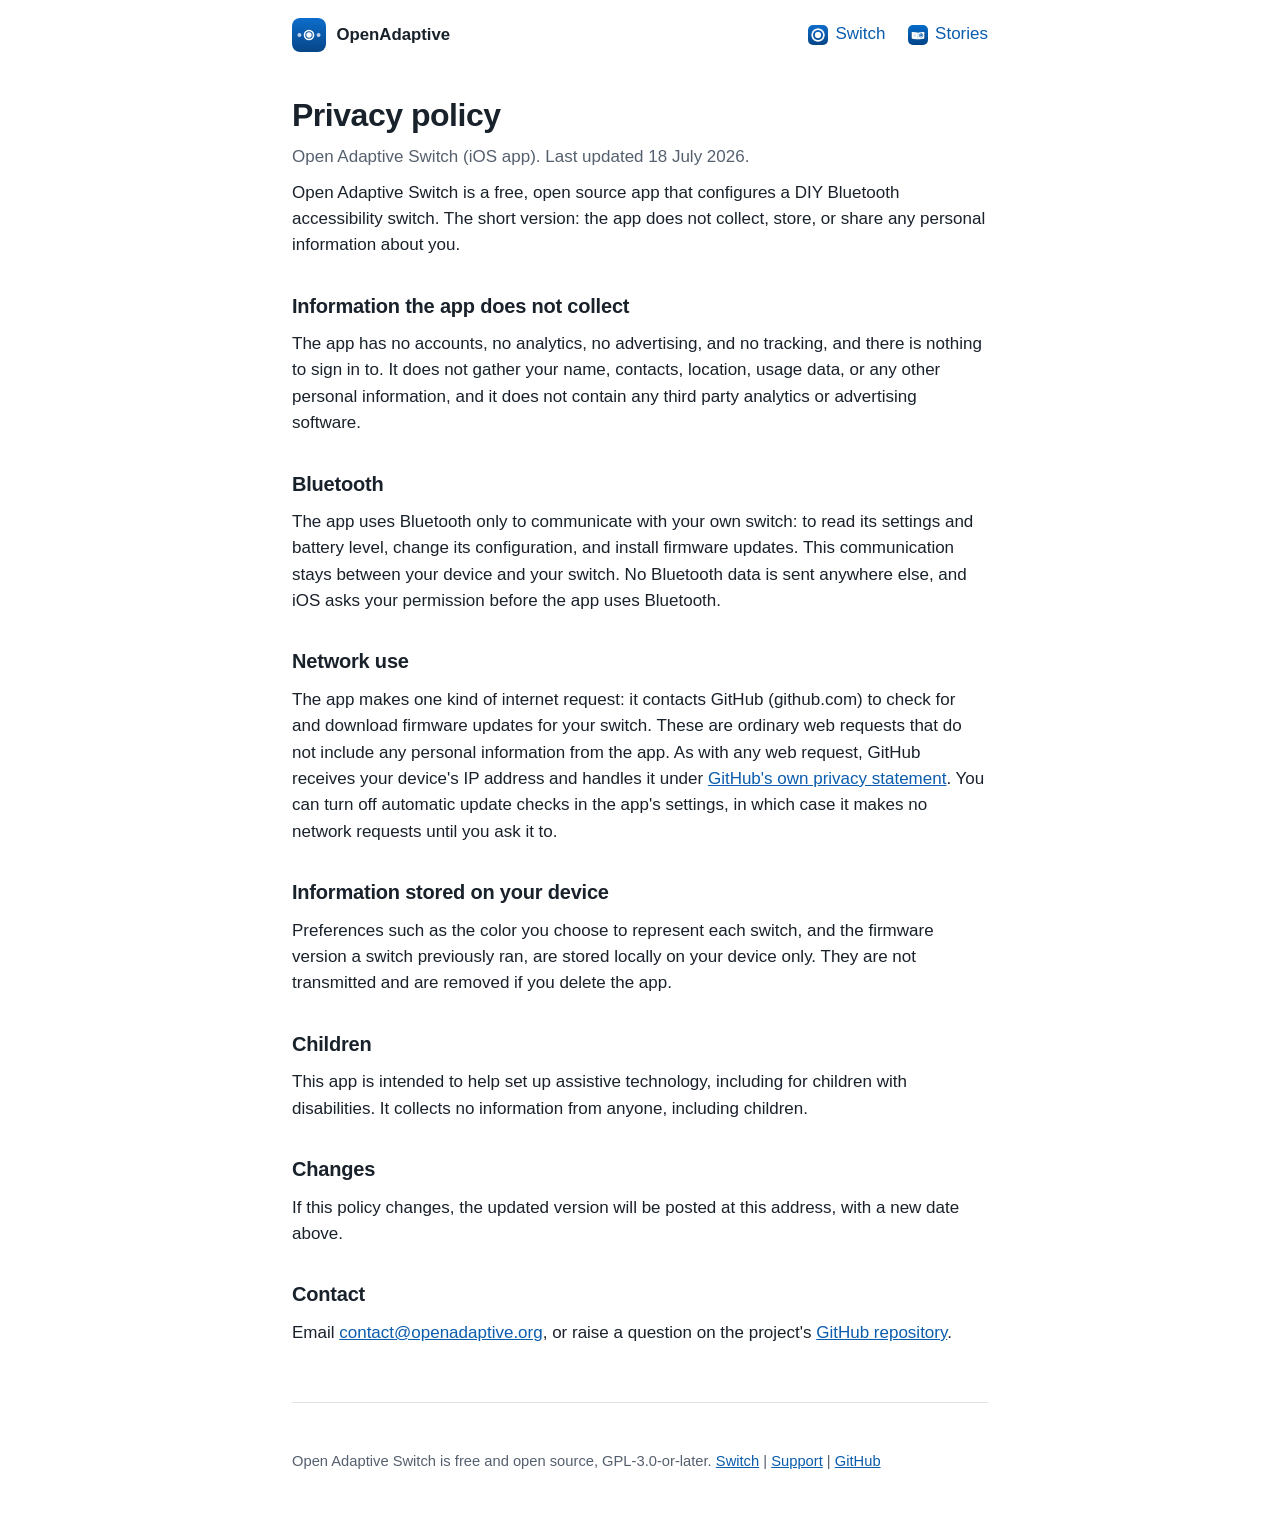
<file: switch/privacy/index.html>
<!DOCTYPE html>
<html lang="en">
<head>
<meta charset="utf-8">
<meta name="viewport" content="width=device-width, initial-scale=1">
<title>Privacy policy: OpenAdaptive Switch</title>
<meta name="description" content="Privacy policy for the Open Adaptive Switch iOS app. The app collects no personal information: no accounts, no analytics, no ads.">
<link rel="canonical" href="https://openadaptive.org/switch/privacy/">
<link rel="stylesheet" href="/assets/site.css">
<link rel="icon" type="image/png" sizes="32x32" href="/assets/favicon-32.png">
<link rel="icon" type="image/svg+xml" href="/assets/logo.svg">
<link rel="apple-touch-icon" href="/assets/apple-touch-icon.png">
<meta property="og:type" content="website">
<meta property="og:site_name" content="OpenAdaptive">
<meta property="og:title" content="Privacy policy: OpenAdaptive Switch">
<meta property="og:description" content="The Open Adaptive Switch app collects no personal information: no accounts, no analytics, no ads.">
<meta property="og:url" content="https://openadaptive.org/switch/privacy/">
</head>
<body>
<a class="skip" href="#main">Skip to content</a>

<div class="shell narrow">
  <header class="top">
    <img src="/assets/logo.svg" alt="" width="34" height="34">
    <a class="name" href="/">OpenAdaptive</a>
    <nav aria-label="Main">
      <a href="/switch/"><img src="/assets/switch-icon.png" alt="" width="20" height="20">Switch</a>
      <a href="/stories/"><img src="/assets/stories-icon.png" alt="" width="20" height="20">Stories</a>
    </nav>
  </header>

  <main id="main" class="doc">
    <h1 class="page-title">Privacy policy</h1>
    <p class="date">Open Adaptive Switch (iOS app). Last updated 18 July 2026.</p>

    <p>Open Adaptive Switch is a free, open source app that configures a
    DIY Bluetooth accessibility switch. The short version: the app does
    not collect, store, or share any personal information about you.</p>

    <h2>Information the app does not collect</h2>
    <p>The app has no accounts, no analytics, no advertising, and no
    tracking, and there is nothing to sign in to. It does not gather your
    name, contacts, location, usage data, or any other personal
    information, and it does not contain any third party analytics or
    advertising software.</p>

    <h2>Bluetooth</h2>
    <p>The app uses Bluetooth only to communicate with your own switch: to
    read its settings and battery level, change its configuration, and
    install firmware updates. This communication stays between your device
    and your switch. No Bluetooth data is sent anywhere else, and iOS asks
    your permission before the app uses Bluetooth.</p>

    <h2>Network use</h2>
    <p>The app makes one kind of internet request: it contacts GitHub
    (github.com) to check for and download firmware updates for your
    switch. These are ordinary web requests that do not include any
    personal information from the app. As with any web request, GitHub
    receives your device's IP address and handles it under
    <a href="https://docs.github.com/en/site-policy/privacy-policies/github-general-privacy-statement">GitHub's
    own privacy statement</a>. You can turn off automatic update checks in
    the app's settings, in which case it makes no network requests until
    you ask it to.</p>

    <h2>Information stored on your device</h2>
    <p>Preferences such as the color you choose to represent each switch,
    and the firmware version a switch previously ran, are stored locally
    on your device only. They are not transmitted and are removed if you
    delete the app.</p>

    <h2>Children</h2>
    <p>This app is intended to help set up assistive technology, including
    for children with disabilities. It collects no information from
    anyone, including children.</p>

    <h2>Changes</h2>
    <p>If this policy changes, the updated version will be posted at this
    address, with a new date above.</p>

    <h2>Contact</h2>
    <p>Email
    <a href="mailto:contact@openadaptive.org">contact@openadaptive.org</a>,
    or raise a question on the project's
    <a href="https://github.com/mikavj/open-adaptive-switch">GitHub
    repository</a>.</p>
  </main>

  <footer>
    <p>Open Adaptive Switch is free and open source, GPL-3.0-or-later.
    <a href="/switch/">Switch</a> |
    <a href="/switch/support/">Support</a> |
    <a href="https://github.com/mikavj/open-adaptive-switch">GitHub</a></p>
  </footer>
</div>

</body>
</html>
</file>
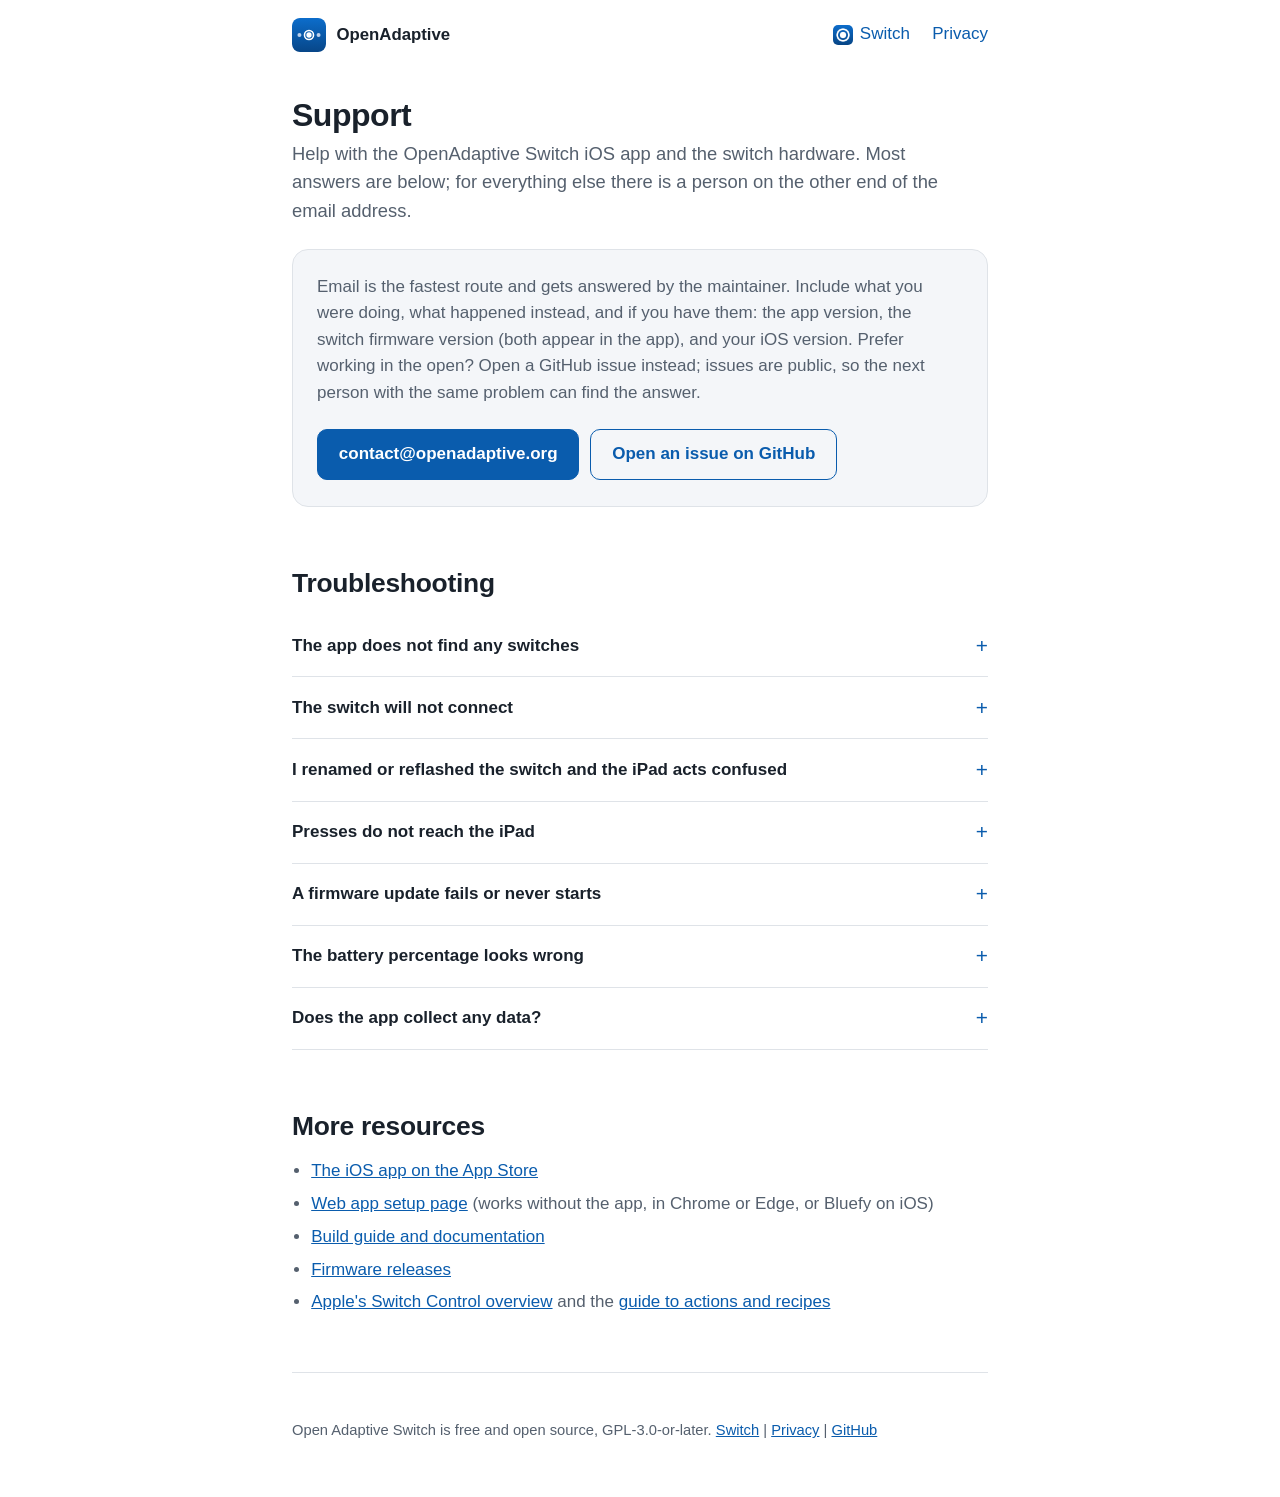
<file: switch/support/index.html>
<!DOCTYPE html>
<html lang="en">
<head>
<meta charset="utf-8">
<meta name="viewport" content="width=device-width, initial-scale=1">
<title>Support: OpenAdaptive Switch</title>
<meta name="description" content="Support for the Open Adaptive Switch iOS app and switch hardware: contact, troubleshooting for connections, pairing, firmware updates, and battery readings.">
<link rel="canonical" href="https://openadaptive.org/switch/support/">
<link rel="stylesheet" href="/assets/site.css">
<link rel="icon" type="image/png" sizes="32x32" href="/assets/favicon-32.png">
<link rel="icon" type="image/svg+xml" href="/assets/logo.svg">
<link rel="apple-touch-icon" href="/assets/apple-touch-icon.png">
<meta property="og:type" content="website">
<meta property="og:site_name" content="OpenAdaptive">
<meta property="og:title" content="Support: OpenAdaptive Switch">
<meta property="og:description" content="Contact and troubleshooting for the Open Adaptive Switch iOS app and switch hardware.">
<meta property="og:url" content="https://openadaptive.org/switch/support/">
</head>
<body>
<a class="skip" href="#main">Skip to content</a>

<div class="shell narrow">
  <header class="top">
    <img src="/assets/logo.svg" alt="" width="34" height="34">
    <a class="name" href="/">OpenAdaptive</a>
    <nav aria-label="Main">
      <a href="/switch/"><img src="/assets/switch-icon.png" alt="" width="20" height="20">Switch</a>
      <a href="/switch/privacy/">Privacy</a>
    </nav>
  </header>

  <main id="main">
    <h1 class="page-title">Support</h1>
    <p class="lede">Help with the OpenAdaptive Switch iOS app and the
    switch hardware. Most answers are below; for everything else there is
    a person on the other end of the email address.</p>

    <section class="contact" aria-label="Contact">
      <p style="margin-top:0">Email is the fastest route and gets answered
      by the maintainer. Include what you were doing, what happened
      instead, and if you have them: the app version, the switch firmware
      version (both appear in the app), and your iOS version. Prefer
      working in the open? Open a GitHub issue instead; issues are public,
      so the next person with the same problem can find the answer.</p>
      <a class="btn" href="mailto:contact@openadaptive.org">contact@openadaptive.org</a>
      <a class="btn ghost" href="https://github.com/mikavj/open-adaptive-switch/issues">Open an issue on GitHub</a>
    </section>

    <section class="faq" aria-labelledby="troubleshooting" style="margin-top:2.5rem">
      <h2 id="troubleshooting">Troubleshooting</h2>

      <details>
        <summary>The app does not find any switches</summary>
        <ul>
          <li>The app is a companion to physical OpenAdaptive Switch
          hardware and has nothing to connect to without it. The
          <a href="https://github.com/mikavj/open-adaptive-switch">build
          guide</a> covers making one.</li>
          <li>Press the switch button once: a sleeping switch does not
          advertise until it wakes.</li>
          <li>If it still does not appear, the battery may be empty. Plug the
          switch in over USB-C for a few minutes and try again.</li>
          <li>iOS asks for Bluetooth permission the first time the app scans.
          If it was declined, turn it on under Settings, Privacy and
          Security, Bluetooth.</li>
        </ul>
      </details>

      <details>
        <summary>The switch will not connect</summary>
        <ul>
          <li>Wake the switch with a press, bring the phone closer, and try
          again.</li>
          <li>The switch accepts two connections at once, for example the
          iPad it is paired to plus the app. If two devices are already
          connected, disconnect one first.</li>
          <li>If connecting keeps failing, press the switch's small reset
          button once, wait a few seconds, and retry.</li>
        </ul>
      </details>

      <details>
        <summary>I renamed or reflashed the switch and the iPad acts confused</summary>
        <p>iOS remembers the old identity. On the iPad, Forget Device under
        Settings, Bluetooth, then pair again through Settings, Accessibility,
        Switch Control, Switches, Add New Switch, External.</p>
      </details>

      <details>
        <summary>Presses do not reach the iPad</summary>
        <ul>
          <li>Confirm the switch is added under Settings, Accessibility,
          Switch Control, Switches, and that its key is assigned to an
          action.</li>
          <li>If you changed which key the switch sends, iOS is still
          listening for the old one. Add the switch action again so it
          captures the new key.</li>
          <li>Restart the switch after a rename (the app offers this); the
          new name is used from the next start.</li>
        </ul>
      </details>

      <details>
        <summary>A firmware update fails or never starts</summary>
        <ul>
          <li>Update mode drops the Bluetooth connection on purpose; the
          switch restarts into its bootloader and the update continues in the
          updater, not on the settings screen.</li>
          <li>Using Nordic's DFU app: enable its option to scan for legacy
          DFU devices, and keep packets per notification at 8 or below.</li>
          <li>To back out of update mode without installing anything, press
          the switch's reset button.</li>
          <li>The fallback that always works: download the .uf2 from the
          <a href="https://github.com/mikavj/open-adaptive-switch/releases">releases
          page</a>, plug the switch in over USB, double tap its reset button,
          and drag the file onto the USB drive that appears. If the copy
          dialog reports an error at the very end, that is the drive
          vanishing as the switch reboots; the update still succeeded.</li>
          <li>Settings survive updates either way.</li>
        </ul>
      </details>

      <details>
        <summary>The battery percentage looks wrong</summary>
        <ul>
          <li>While charging, the reading is capped at 99 because a charging
          cell's voltage does not reliably indicate fill level.</li>
          <li>After a full charge the switch holds 100 until the cell relaxes,
          then the number eases down slowly rather than jumping. That is by
          design.</li>
          <li>A cell that measures 4.15 to 4.20 V after charging is full and
          healthy.</li>
        </ul>
      </details>

      <details>
        <summary>Does the app collect any data?</summary>
        <p>No. There are no accounts, no analytics, and no ads. The app's one
        network request checks GitHub for firmware releases, and it can be
        turned off in the app. The
        <a href="/switch/privacy/">privacy policy</a> has the details.</p>
      </details>
    </section>

    <section aria-labelledby="resources">
      <h2 id="resources">More resources</h2>
      <ul class="links">
        <li><a href="https://apps.apple.com/us/app/open-adaptive-switch/id6788922532">The iOS app on the App Store</a></li>
        <li><a href="https://mikavj.github.io/open-adaptive-switch/">Web app setup page</a> (works without the app, in Chrome or Edge, or Bluefy on iOS)</li>
        <li><a href="https://github.com/mikavj/open-adaptive-switch">Build guide and documentation</a></li>
        <li><a href="https://github.com/mikavj/open-adaptive-switch/releases">Firmware releases</a></li>
        <li><a href="https://support.apple.com/en-us/119835">Apple's Switch Control overview</a> and the
        <a href="https://support.apple.com/guide/iphone/use-switch-control-iph8de250c54/ios">guide to actions and recipes</a></li>
      </ul>
    </section>
  </main>

  <footer>
    <p>Open Adaptive Switch is free and open source, GPL-3.0-or-later.
    <a href="/switch/">Switch</a> |
    <a href="/switch/privacy/">Privacy</a> |
    <a href="https://github.com/mikavj/open-adaptive-switch">GitHub</a></p>
  </footer>
</div>

</body>
</html>
</file>
<file: assets/site.css>
:root {
  --bg: #ffffff; --fg: #19212b; --muted: #55606e;
  --accent: #0a5cad; --accent-fg: #ffffff;
  --card: #f4f6f9; --line: #dfe3e8; --frame: #10151c;
}
@media (prefers-color-scheme: dark) {
  :root {
    --bg: #14171a; --fg: #e8eaed; --muted: #9aa4b0;
    --accent: #4d9fe8; --accent-fg: #0d1117;
    --card: #1d2126; --line: #32383f; --frame: #000000;
  }
}
* { box-sizing: border-box; }
html { scroll-behavior: smooth; }
@media (prefers-reduced-motion: reduce) { html { scroll-behavior: auto; } }
body {
  margin: 0; background: var(--bg); color: var(--fg);
  font-family: -apple-system, BlinkMacSystemFont, "Segoe UI", Roboto, "Helvetica Neue", sans-serif;
  font-size: 17px; line-height: 1.55;
  -webkit-font-smoothing: antialiased;
}
.shell { max-width: 66rem; margin: 0 auto; padding: 0 1.25rem; }
.shell.narrow { max-width: 46rem; }
a { color: var(--accent); }
a:focus-visible, button:focus-visible, summary:focus-visible {
  outline: 3px solid var(--accent); outline-offset: 2px; border-radius: 4px;
}
.skip {
  position: absolute; left: -999px; top: 0; background: var(--accent);
  color: var(--accent-fg); padding: 0.5rem 1rem; z-index: 10;
}
.skip:focus { left: 0; }

.top { display: flex; align-items: center; gap: 0.65rem; padding: 1.1rem 0; flex-wrap: wrap; }
.top img { width: 34px; height: 34px; border-radius: 8px; }
.top .name { font-weight: 650; font-size: 1.05rem; color: var(--fg); text-decoration: none; }
.top nav { margin-left: auto; display: flex; align-items: center; gap: 1.4rem; }
.top nav a {
  text-decoration: none; font-weight: 500;
  display: inline-flex; align-items: center; gap: 0.45rem;
}
.top nav a img { width: 20px; height: 20px; border-radius: 5px; flex: none; }
.top nav a[aria-current="page"] { color: var(--fg); }

.hero { padding: 2.5rem 0 3rem; border-bottom: 1px solid var(--line); margin-bottom: 3rem; }
.hero.split { display: grid; grid-template-columns: 7fr 4fr; gap: 2.5rem; align-items: center; }
h1 { font-size: clamp(1.9rem, 4.5vw, 2.7rem); line-height: 1.15; margin: 0 0 1rem; letter-spacing: -0.015em; }
.lede { font-size: 1.15rem; color: var(--muted); margin: 0 0 1.5rem; max-width: 36em; }
.lede strong { color: var(--fg); font-weight: 600; }
.actions { display: flex; flex-wrap: wrap; gap: 0.7rem; align-items: center; }
.btn {
  display: inline-block; padding: 0.7rem 1.3rem; border-radius: 10px;
  border: 1.5px solid var(--accent); background: var(--accent);
  color: var(--accent-fg); text-decoration: none; font-weight: 600;
}
.btn.ghost { background: transparent; color: var(--accent); }
.soon { margin: 0.9rem 0 0; font-size: 0.95rem; color: var(--muted); }

.hero-icon { width: 168px; height: 168px; border-radius: 38px; box-shadow: 0 18px 40px rgba(10, 25, 45, 0.25); margin: 0 auto; display: block; }
.hero-photo {
  display: block; width: 100%; max-width: 380px; height: auto; margin: 0 auto;
  filter: drop-shadow(0 22px 26px rgba(5, 30, 70, 0.35));
}
.phone {
  border: 9px solid var(--frame); border-radius: 2.6rem; overflow: hidden;
  background: #000; box-shadow: 0 22px 45px rgba(10, 25, 45, 0.28);
}
.phone img { display: block; width: 100%; height: auto; }
.hero-visual { position: relative; max-width: 280px; margin: 0 auto; }
.hero-visual .overlay {
  position: absolute; left: -21%; bottom: -4%; width: 74%; height: auto;
  filter: drop-shadow(0 14px 18px rgba(5, 30, 70, 0.45));
}
.split { display: grid; grid-template-columns: 4fr 7fr; gap: 2.5rem; align-items: center; }
.split .phone { max-width: 250px; margin: 0 auto; }
.btn.soon-tag { background: transparent; border-color: var(--line); color: var(--muted); cursor: default; }
.appstore-badge { display: block; width: 152.6px; height: 51px; }
.actions a:has(.appstore-badge) { display: block; flex: none; border-radius: 12px; }

section { margin: 0 0 3.5rem; }
h2 { font-size: 1.65rem; letter-spacing: -0.01em; margin: 0 0 0.75rem; }
h3 { font-size: 1.15rem; margin: 0 0 0.35rem; }
.sect-lede { color: var(--muted); max-width: 44em; margin: 0 0 1.75rem; }
.sect-lede a { font-weight: 500; }
.links { color: var(--muted); margin: 0 0 1.75rem; padding-left: 1.2rem; }
.links li { margin: 0.4rem 0; }
.links a { font-weight: 500; }

.apps { display: grid; grid-template-columns: repeat(auto-fit, minmax(19rem, 1fr)); gap: 1.25rem; }
.app-card {
  background: var(--card); border: 1px solid var(--line); border-radius: 18px;
  padding: 1.6rem; display: flex; flex-direction: column; gap: 0.4rem;
}
.app-card img { width: 64px; height: 64px; border-radius: 14px; margin-bottom: 0.6rem; }
.app-card h3 { font-size: 1.25rem; }
.app-card p { margin: 0 0 0.9rem; color: var(--muted); }
.app-card .actions { margin-top: auto; }
.app-card .btn { padding: 0.55rem 1.05rem; font-size: 0.97rem; }

.features { display: grid; grid-template-columns: repeat(auto-fit, minmax(16rem, 1fr)); gap: 1rem; }
.feature { background: var(--card); border: 1px solid var(--line); border-radius: 14px; padding: 1.25rem 1.25rem 1.1rem; }
.feature svg { color: var(--accent); margin-bottom: 0.55rem; }
.feature h3 { font-size: 1.02rem; margin: 0 0 0.35rem; }
.feature p { margin: 0; color: var(--muted); font-size: 0.97rem; }

.quiet { background: var(--card); border: 1px solid var(--line); border-radius: 16px; padding: 1.75rem; }
.quiet p:last-child { margin-bottom: 0; }

.contact { background: var(--card); border: 1px solid var(--line); border-radius: 16px; padding: 1.5rem 1.5rem 1.4rem; }
.contact p { color: var(--muted); }
.contact .btn { margin: 0.4rem 0.4rem 0.2rem 0; }

.faq details { border-bottom: 1px solid var(--line); padding: 0.35rem 0; }
.faq summary {
  cursor: pointer; font-weight: 600; padding: 0.55rem 0; list-style: none;
  display: flex; justify-content: space-between; align-items: center; gap: 1rem;
}
.faq summary::-webkit-details-marker { display: none; }
.faq summary::after { content: "+"; color: var(--accent); font-size: 1.3rem; font-weight: 400; flex: none; }
.faq details[open] summary::after { content: "\2212"; }
.faq details p, .faq details li { color: var(--muted); max-width: 46em; }
.faq details p { margin: 0 0 0.9rem; }
.faq details ul { margin: 0 0 0.9rem; padding-left: 1.2rem; }

.cta { text-align: center; padding: 3rem 1.5rem; background: var(--card); border: 1px solid var(--line); border-radius: 18px; }
.cta h2 { margin-bottom: 0.5rem; }
.cta p { color: var(--muted); margin: 0 auto 1.5rem; max-width: 36em; }

.page-title { font-size: 2rem; letter-spacing: -0.015em; margin: 1.75rem 0 0.35rem; }
.date { color: var(--muted); margin: 0 0 1.5rem; }
main.doc h2 { font-size: 1.25rem; margin: 2rem 0 0.5rem; }
main.doc p { margin: 0.6rem 0; }

footer { border-top: 1px solid var(--line); margin-top: 3.5rem; padding: 2rem 0 2.5rem; color: var(--muted); font-size: 0.92rem; }
footer .cols { display: flex; flex-wrap: wrap; gap: 1rem 3rem; justify-content: space-between; align-items: flex-start; }
footer ul { list-style: none; margin: 0; padding: 0; }
footer li { margin: 0.3rem 0; }
footer .fine { margin-top: 1.5rem; }

@media (max-width: 760px) {
  .hero.split, .split { grid-template-columns: 1fr; gap: 2rem; }
  .split .phone { order: 2; }
  .hero-icon { width: 128px; height: 128px; border-radius: 29px; }
  .hero-visual { max-width: 230px; }
}
</file>
